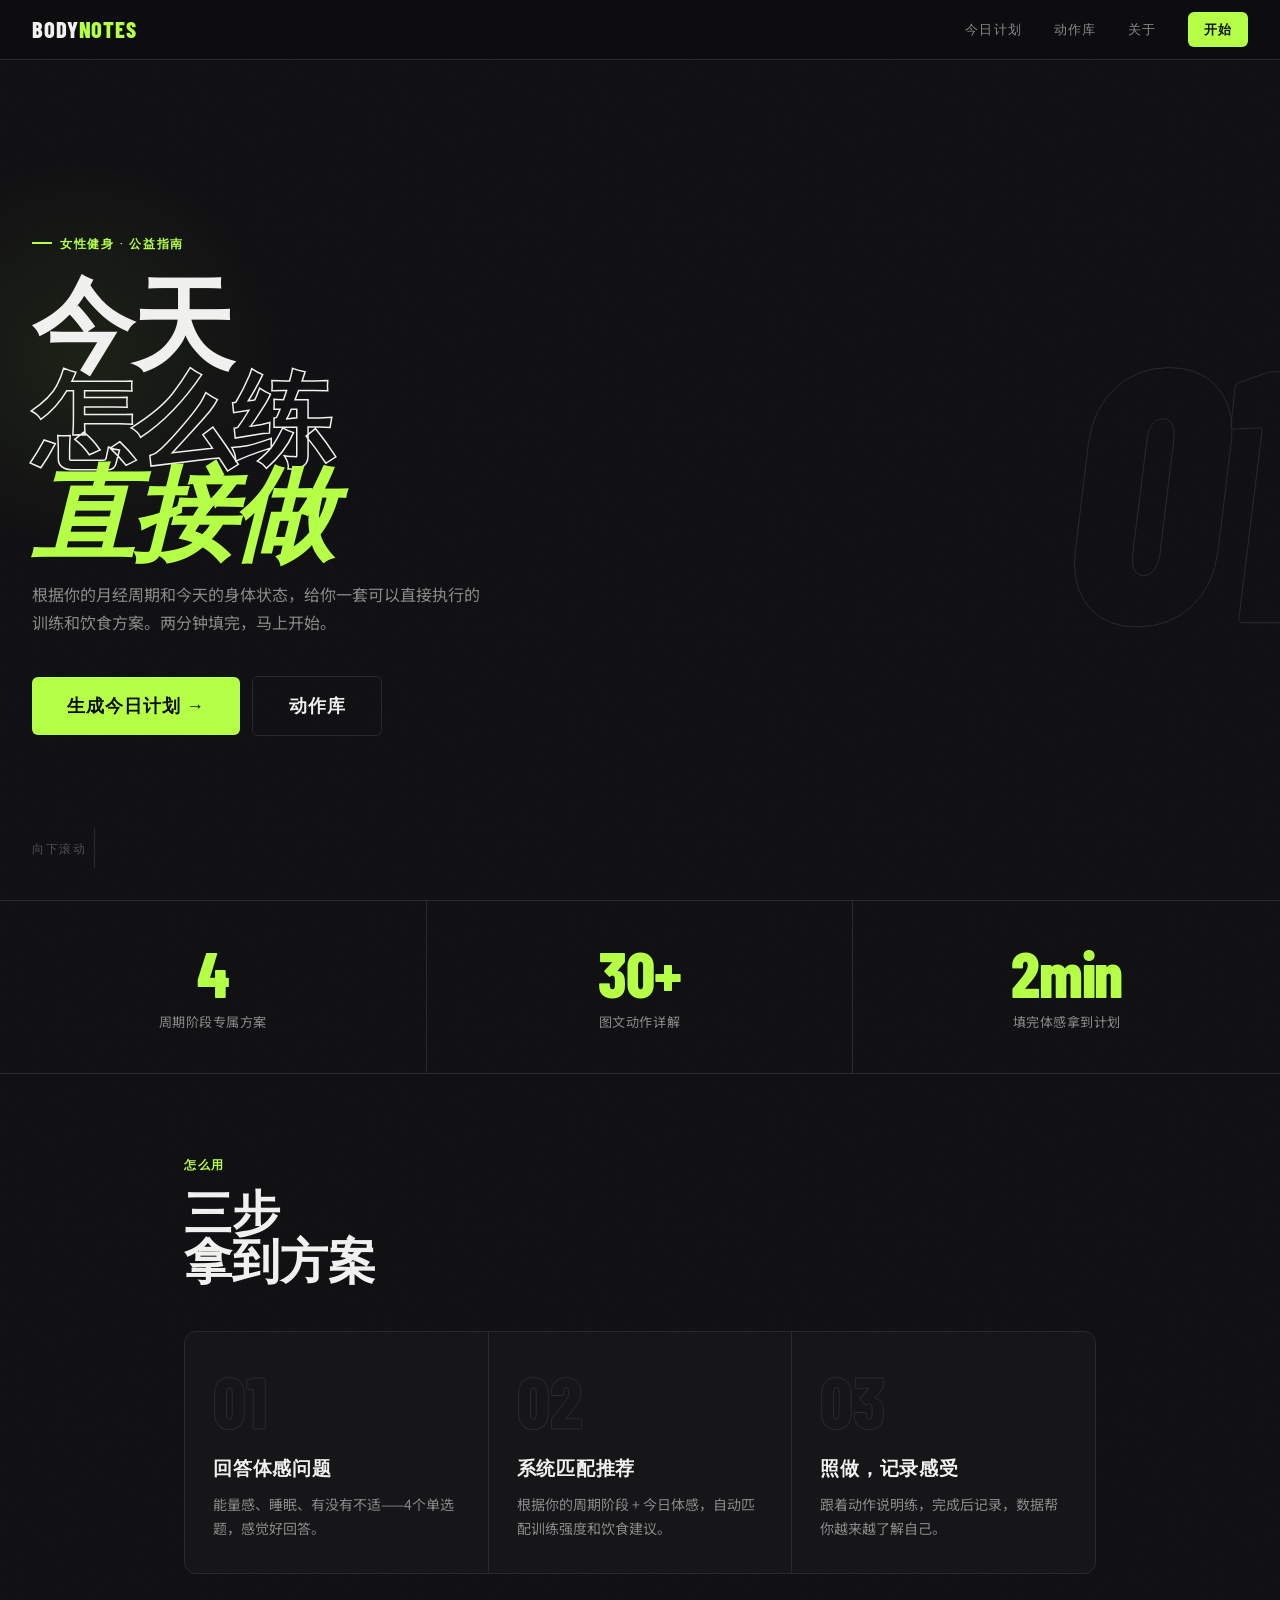
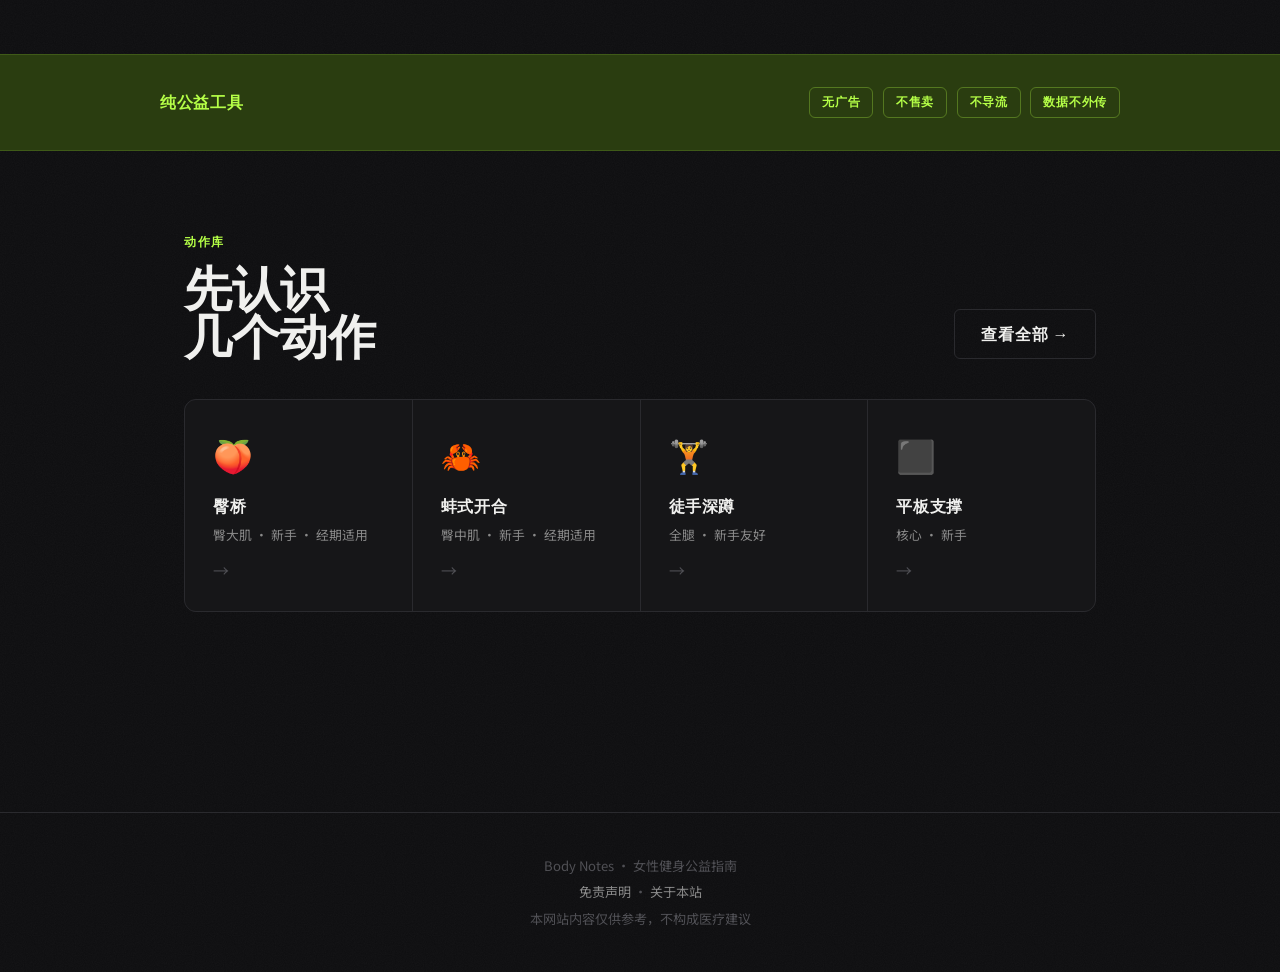
<file: index.html>
<!DOCTYPE html>
<html lang="zh-TW">
<head>
  <meta charset="UTF-8" />
  <meta name="viewport" content="width=device-width, initial-scale=1.0" />
  <title>Body Notes · 女性健身指南</title>
  <meta name="description" content="根据你的月经周期和今日体感，告诉你今天怎么练、怎么吃。纯公益，无广告。" />
  <link rel="stylesheet" href="css/style.css" />
  <style>
    /* ── 首页专属 ── */

    /* 英雄区 */
    .hero {
      position: relative;
      min-height: calc(100vh - 60px);
      display: flex;
      align-items: center;
      overflow: hidden;
      padding: 4rem 2rem;
    }

    /* 装饰：大号背景数字 */
    .hero__bg-num {
      position: absolute;
      right: -0.05em;
      top: 50%;
      transform: translateY(-50%);
      font-family: var(--font-display);
      font-size: clamp(14rem, 28vw, 26rem);
      font-weight: 800;
      font-style: italic;
      color: transparent;
      -webkit-text-stroke: 1px var(--bg-border);
      pointer-events: none;
      user-select: none;
      line-height: 0.9;
      letter-spacing: -0.04em;
    }

    /* 装饰：绿色光点 */
    .hero__glow {
      position: absolute;
      width: 420px; height: 420px;
      border-radius: 50%;
      background: radial-gradient(circle, rgba(181,255,71,0.07) 0%, transparent 65%);
      top: 10%; left: -10%;
      pointer-events: none;
    }

    .hero__content {
      position: relative;
      z-index: 1;
      max-width: 680px;
    }

    /* 小标签 */
    .hero__label {
      display: inline-flex;
      align-items: center;
      gap: 0.5rem;
      font-family: var(--font-display);
      font-size: 0.78rem;
      font-weight: 600;
      letter-spacing: 0.14em;
      text-transform: uppercase;
      color: var(--accent);
      margin-bottom: 1.25rem;
    }
    .hero__label::before {
      content: '';
      display: block;
      width: 20px; height: 2px;
      background: var(--accent);
    }

    /* 主标题 */
    .hero__title {
      font-family: var(--font-display);
      font-size: clamp(3.2rem, 8vw, 7rem);
      font-weight: 800;
      line-height: 0.92;
      letter-spacing: -0.02em;
      text-transform: uppercase;
      margin-bottom: 1.5rem;
    }
    .hero__title .line1 { color: var(--text-primary); display: block; }
    .hero__title .line2 {
      color: transparent;
      -webkit-text-stroke: 1.5px var(--text-primary);
      display: block;
    }
    .hero__title .line3 {
      color: var(--accent);
      display: block;
      font-style: italic;
    }

    .hero__sub {
      font-size: 1rem;
      color: var(--text-secondary);
      max-width: 460px;
      line-height: 1.75;
      margin-bottom: 2.5rem;
    }

    .hero__actions {
      display: flex;
      gap: 0.75rem;
      flex-wrap: wrap;
      align-items: center;
    }

    /* 滚动提示 */
    .hero__scroll {
      position: absolute;
      bottom: 2rem;
      left: 2rem;
      font-family: var(--font-display);
      font-size: 0.72rem;
      letter-spacing: 0.14em;
      text-transform: uppercase;
      color: var(--text-dim);
      display: flex;
      align-items: center;
      gap: 0.5rem;
    }
    .hero__scroll::after {
      content: '';
      display: block;
      width: 1px; height: 40px;
      background: var(--bg-border);
    }

    /* ── 数据亮点区（3个大数字） ── */
    .stats {
      border-top: 1px solid var(--bg-border);
      border-bottom: 1px solid var(--bg-border);
      display: grid;
      grid-template-columns: repeat(3, 1fr);
    }
    .stat-item {
      padding: 2.5rem 2rem;
      border-right: 1px solid var(--bg-border);
      text-align: center;
    }
    .stat-item:last-child { border-right: none; }
    .stat-num {
      font-family: var(--font-display);
      font-size: clamp(2.5rem, 5vw, 4rem);
      font-weight: 800;
      color: var(--accent);
      line-height: 1;
      margin-bottom: 0.4rem;
      letter-spacing: -0.02em;
    }
    .stat-label {
      font-size: 0.82rem;
      color: var(--text-secondary);
      letter-spacing: 0.04em;
    }

    /* ── 三步说明 ── */
    .how {
      padding: 5rem 2rem;
    }
    .how__header {
      margin-bottom: 3rem;
    }
    .section-eyebrow {
      font-family: var(--font-display);
      font-size: 0.78rem;
      font-weight: 600;
      letter-spacing: 0.14em;
      text-transform: uppercase;
      color: var(--accent);
      margin-bottom: 0.75rem;
    }
    .section-title {
      font-family: var(--font-display);
      font-size: clamp(2rem, 4vw, 3rem);
      font-weight: 800;
      text-transform: uppercase;
      line-height: 1;
      color: var(--text-primary);
    }

    .how__grid {
      display: grid;
      grid-template-columns: repeat(auto-fit, minmax(260px, 1fr));
      gap: 1px;
      background: var(--bg-border);
      border: 1px solid var(--bg-border);
      border-radius: var(--radius-lg);
      overflow: hidden;
    }
    .how-step {
      background: var(--bg-raised);
      padding: 2rem 1.75rem;
      position: relative;
    }
    .how-step__num {
      font-family: var(--font-display);
      font-size: 4.5rem;
      font-weight: 800;
      color: var(--bg-hover);
      line-height: 1;
      margin-bottom: 1rem;
      -webkit-text-stroke: 1px var(--bg-border);
      color: transparent;
    }
    .how-step h3 {
      font-family: var(--font-display);
      font-size: 1.2rem;
      font-weight: 700;
      text-transform: uppercase;
      letter-spacing: 0.04em;
      margin-bottom: 0.6rem;
      color: var(--text-primary);
    }
    .how-step p {
      font-size: 0.875rem;
      color: var(--text-secondary);
      line-height: 1.7;
    }

    /* ── 公益声明横幅 ── */
    .trust {
      background: var(--accent-dim);
      border-top: 1px solid rgba(181,255,71,0.15);
      border-bottom: 1px solid rgba(181,255,71,0.15);
      padding: 2rem;
    }
    .trust__inner {
      max-width: 960px;
      margin: 0 auto;
      display: flex;
      align-items: center;
      justify-content: space-between;
      gap: 1rem;
      flex-wrap: wrap;
    }
    .trust__text {
      font-family: var(--font-display);
      font-size: 1rem;
      font-weight: 600;
      color: var(--accent);
      letter-spacing: 0.04em;
      text-transform: uppercase;
    }
    .trust__pills {
      display: flex;
      gap: 0.6rem;
      flex-wrap: wrap;
    }
    .trust__pill {
      font-family: var(--font-display);
      font-size: 0.75rem;
      font-weight: 600;
      letter-spacing: 0.06em;
      text-transform: uppercase;
      color: var(--accent);
      border: 1px solid rgba(181,255,71,0.3);
      padding: 0.3rem 0.75rem;
      border-radius: var(--radius);
    }

    /* ── 动作库预览 ── */
    .preview {
      padding: 5rem 2rem;
    }
    .preview__grid {
      display: grid;
      grid-template-columns: repeat(auto-fill, minmax(200px, 1fr));
      gap: 1px;
      background: var(--bg-border);
      border: 1px solid var(--bg-border);
      border-radius: var(--radius-lg);
      overflow: hidden;
      margin: 2.5rem 0;
    }
    .ex-preview {
      background: var(--bg-raised);
      padding: 1.75rem;
      transition: background var(--speed);
      cursor: pointer;
      text-decoration: none;
      color: inherit;
      display: block;
    }
    .ex-preview:hover { background: var(--bg-hover); }
    .ex-preview:hover .ex-preview__arrow { color: var(--accent); transform: translateX(4px); }
    .ex-preview__icon { font-size: 2rem; margin-bottom: 0.75rem; }
    .ex-preview h4 {
      font-family: var(--font-display);
      font-size: 1rem;
      font-weight: 700;
      text-transform: uppercase;
      letter-spacing: 0.04em;
      margin-bottom: 0.25rem;
    }
    .ex-preview p { font-size: 0.8rem; color: var(--text-secondary); }
    .ex-preview__arrow {
      display: inline-block;
      margin-top: 0.75rem;
      font-size: 1rem;
      color: var(--text-dim);
      transition: all var(--speed);
    }

    @media (max-width: 640px) {
      .stats { grid-template-columns: 1fr; }
      .stat-item { border-right: none; border-bottom: 1px solid var(--bg-border); }
      .stat-item:last-child { border-bottom: none; }
      .trust__inner { flex-direction: column; align-items: flex-start; }
    }
  </style>
</head>
<body>
  <div id="nav"></div>

  <!-- ══════════ 英雄区 ══════════ -->
  <section class="hero">
    <div class="hero__glow"></div>
    <div class="hero__bg-num" aria-hidden="true">01</div>

    <div class="hero__content">
      <p class="hero__label fade-up">女性健身 · 公益指南</p>

      <h1 class="hero__title">
        <span class="line1 fade-up delay-1">今天</span>
        <span class="line2 fade-up delay-2">怎么练</span>
        <span class="line3 fade-up delay-3">直接做</span>
      </h1>

      <p class="hero__sub fade-up delay-3">
        根据你的月经周期和今天的身体状态，给你一套可以直接执行的训练和饮食方案。两分钟填完，马上开始。
      </p>

      <div class="hero__actions fade-up delay-4">
        <a href="pages/today.html" class="btn btn--primary btn--lg">生成今日计划 →</a>
        <a href="pages/library.html" class="btn btn--outline btn--lg">动作库</a>
      </div>
    </div>

    <p class="hero__scroll" aria-hidden="true">向下滚动</p>
  </section>

  <!-- ══════════ 数据亮点 ══════════ -->
  <div class="stats">
    <div class="stat-item">
      <div class="stat-num">4</div>
      <div class="stat-label">周期阶段专属方案</div>
    </div>
    <div class="stat-item">
      <div class="stat-num">30+</div>
      <div class="stat-label">图文动作详解</div>
    </div>
    <div class="stat-item">
      <div class="stat-num">2min</div>
      <div class="stat-label">填完体感拿到计划</div>
    </div>
  </div>

  <!-- ══════════ 三步说明 ══════════ -->
  <section class="how">
    <div class="container">
      <div class="how__header">
        <p class="section-eyebrow">怎么用</p>
        <h2 class="section-title">三步<br>拿到方案</h2>
      </div>
      <div class="how__grid">
        <div class="how-step">
          <div class="how-step__num">01</div>
          <h3>回答体感问题</h3>
          <p>能量感、睡眠、有没有不适——4个单选题，感觉好回答。</p>
        </div>
        <div class="how-step">
          <div class="how-step__num">02</div>
          <h3>系统匹配推荐</h3>
          <p>根据你的周期阶段 + 今日体感，自动匹配训练强度和饮食建议。</p>
        </div>
        <div class="how-step">
          <div class="how-step__num">03</div>
          <h3>照做，记录感受</h3>
          <p>跟着动作说明练，完成后记录，数据帮你越来越了解自己。</p>
        </div>
      </div>
    </div>
  </section>

  <!-- ══════════ 公益声明 ══════════ -->
  <div class="trust">
    <div class="trust__inner">
      <p class="trust__text">纯公益工具</p>
      <div class="trust__pills">
        <span class="trust__pill">无广告</span>
        <span class="trust__pill">不售卖</span>
        <span class="trust__pill">不导流</span>
        <span class="trust__pill">数据不外传</span>
      </div>
    </div>
  </div>

  <!-- ══════════ 动作库预览 ══════════ -->
  <section class="preview">
    <div class="container">
      <div style="display:flex;justify-content:space-between;align-items:flex-end;flex-wrap:wrap;gap:1rem;margin-bottom:0">
        <div>
          <p class="section-eyebrow">动作库</p>
          <h2 class="section-title">先认识<br>几个动作</h2>
        </div>
        <a href="pages/library.html" class="btn btn--outline">查看全部 →</a>
      </div>

      <div class="preview__grid">
        <a href="pages/library.html#glute-bridge" class="ex-preview">
          <div class="ex-preview__icon">🍑</div>
          <h4>臀桥</h4>
          <p>臀大肌 · 新手 · 经期适用</p>
          <span class="ex-preview__arrow">→</span>
        </a>
        <a href="pages/library.html#side-clam" class="ex-preview">
          <div class="ex-preview__icon">🦀</div>
          <h4>蚌式开合</h4>
          <p>臀中肌 · 新手 · 经期适用</p>
          <span class="ex-preview__arrow">→</span>
        </a>
        <a href="pages/library.html#squat" class="ex-preview">
          <div class="ex-preview__icon">🏋️</div>
          <h4>徒手深蹲</h4>
          <p>全腿 · 新手友好</p>
          <span class="ex-preview__arrow">→</span>
        </a>
        <a href="pages/library.html#plank" class="ex-preview">
          <div class="ex-preview__icon">⬛</div>
          <h4>平板支撑</h4>
          <p>核心 · 新手</p>
          <span class="ex-preview__arrow">→</span>
        </a>
      </div>
    </div>
  </section>

  <!-- ══════════ 页脚 ══════════ -->
  <footer class="footer">
    <p>
      Body Notes · 女性健身公益指南<br>
      <a href="pages/disclaimer.html">免责声明</a> ·
      <a href="pages/about.html">关于本站</a><br>
      本网站内容仅供参考，不构成医疗建议
    </p>
  </footer>

  <script src="js/app.js"></script>
  <script>
    document.addEventListener('DOMContentLoaded', () => {
      const user = getCurrentUser();
      if (user) {
        const cta = document.querySelector('.hero__actions .btn--primary');
        if (cta) { cta.textContent = '今天练什么？→'; }
      }
    });
  </script>
</body>
</html>
</file>
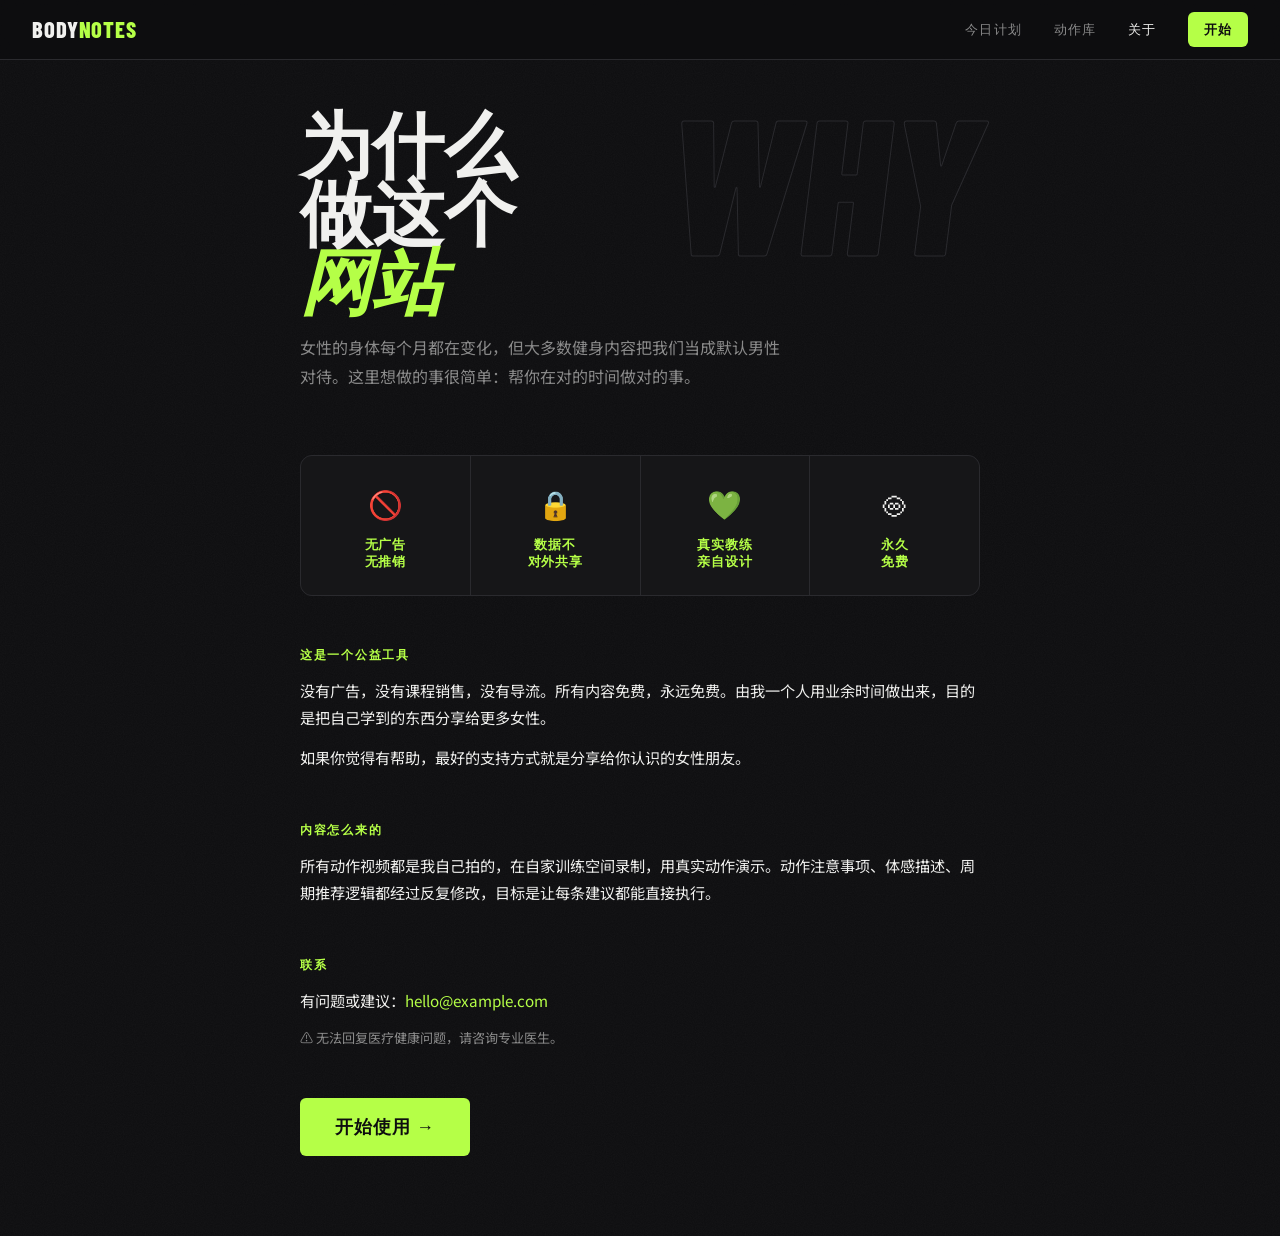
<file: pages/about.html>
<!DOCTYPE html>
<html lang="zh-TW">
<head>
  <meta charset="UTF-8" />
  <meta name="viewport" content="width=device-width, initial-scale=1.0" />
  <title>关于 · Body Notes</title>
  <link rel="stylesheet" href="../css/style.css" />
  <style>
    .about-page { padding: 3rem 1.5rem 5rem; }
    .about-inner { max-width: 680px; margin: 0 auto; }
    .about-hero {
      margin-bottom: 4rem;
      position: relative;
    }
    .about-hero__bg {
      position: absolute;
      top: -0.05em; right: 0;
      font-family: var(--font-display);
      font-size: 12rem;
      font-weight: 800;
      font-style: italic;
      color: transparent;
      -webkit-text-stroke: 1px var(--bg-border);
      line-height: 0.85;
      user-select: none;
      pointer-events: none;
    }
    .about-hero__content { position: relative; z-index: 1; }
    .about-hero h1 {
      font-family: var(--font-display);
      font-size: clamp(2.5rem, 6vw, 4.5rem);
      font-weight: 800;
      text-transform: uppercase;
      line-height: 0.95;
      margin-bottom: 1.25rem;
    }
    .about-hero h1 .acc { color: var(--accent); font-style: italic; }
    .about-hero p {
      font-size: 1rem;
      color: var(--text-secondary);
      line-height: 1.8;
      max-width: 480px;
    }

    .about-section { margin-bottom: 3rem; }
    .about-section h2 {
      font-family: var(--font-display);
      font-size: 0.78rem;
      font-weight: 700;
      letter-spacing: 0.14em;
      text-transform: uppercase;
      color: var(--accent);
      margin-bottom: 0.75rem;
    }
    .about-section p {
      font-size: 0.95rem;
      line-height: 1.8;
      color: var(--text-primary);
      margin-bottom: 0.75rem;
    }

    .promise-grid {
      display: grid;
      grid-template-columns: repeat(auto-fit, minmax(140px, 1fr));
      gap: 1px;
      background: var(--bg-border);
      border: 1px solid var(--bg-border);
      border-radius: var(--radius-lg);
      overflow: hidden;
      margin-bottom: 3rem;
    }
    .promise-item {
      background: var(--bg-raised);
      padding: 1.5rem 1.25rem;
      text-align: center;
    }
    .promise-item .ico { font-size: 1.75rem; margin-bottom: 0.6rem; }
    .promise-item p {
      font-family: var(--font-display);
      font-size: 0.8rem;
      font-weight: 700;
      text-transform: uppercase;
      letter-spacing: 0.06em;
      color: var(--accent);
      line-height: 1.4;
    }
  </style>
</head>
<body>
  <div id="nav"></div>
  <main class="about-page">
    <div class="about-inner">

      <div class="about-hero fade-up">
        <div class="about-hero__bg" aria-hidden="true">WHY</div>
        <div class="about-hero__content">
          <h1>为什么<br>做这个<br><span class="acc">网站</span></h1>
          <p>女性的身体每个月都在变化，但大多数健身内容把我们当成默认男性对待。这里想做的事很简单：帮你在对的时间做对的事。</p>
        </div>
      </div>

      <div class="promise-grid">
        <div class="promise-item"><div class="ico">🚫</div><p>无广告<br>无推销</p></div>
        <div class="promise-item"><div class="ico">🔒</div><p>数据不<br>对外共享</p></div>
        <div class="promise-item"><div class="ico">💚</div><p>真实教练<br>亲自设计</p></div>
        <div class="promise-item"><div class="ico">♾</div><p>永久<br>免费</p></div>
      </div>

      <div class="about-section">
        <h2>这是一个公益工具</h2>
        <p>没有广告，没有课程销售，没有导流。所有内容免费，永远免费。由我一个人用业余时间做出来，目的是把自己学到的东西分享给更多女性。</p>
        <p>如果你觉得有帮助，最好的支持方式就是分享给你认识的女性朋友。</p>
      </div>

      <div class="about-section">
        <h2>内容怎么来的</h2>
        <p>所有动作视频都是我自己拍的，在自家训练空间录制，用真实动作演示。动作注意事项、体感描述、周期推荐逻辑都经过反复修改，目标是让每条建议都能直接执行。</p>
      </div>

      <div class="about-section">
        <h2>联系</h2>
        <p>有问题或建议：<a href="mailto:hello@example.com" style="color:var(--accent)">hello@example.com</a></p>
        <p style="font-size:0.82rem;color:var(--text-secondary)">⚠️ 无法回复医疗健康问题，请咨询专业医生。</p>
      </div>

      <a href="../index.html" class="btn btn--primary btn--lg">开始使用 →</a>
    </div>
  </main>
  <script src="../js/app.js"></script>
</body>
</html>
</file>
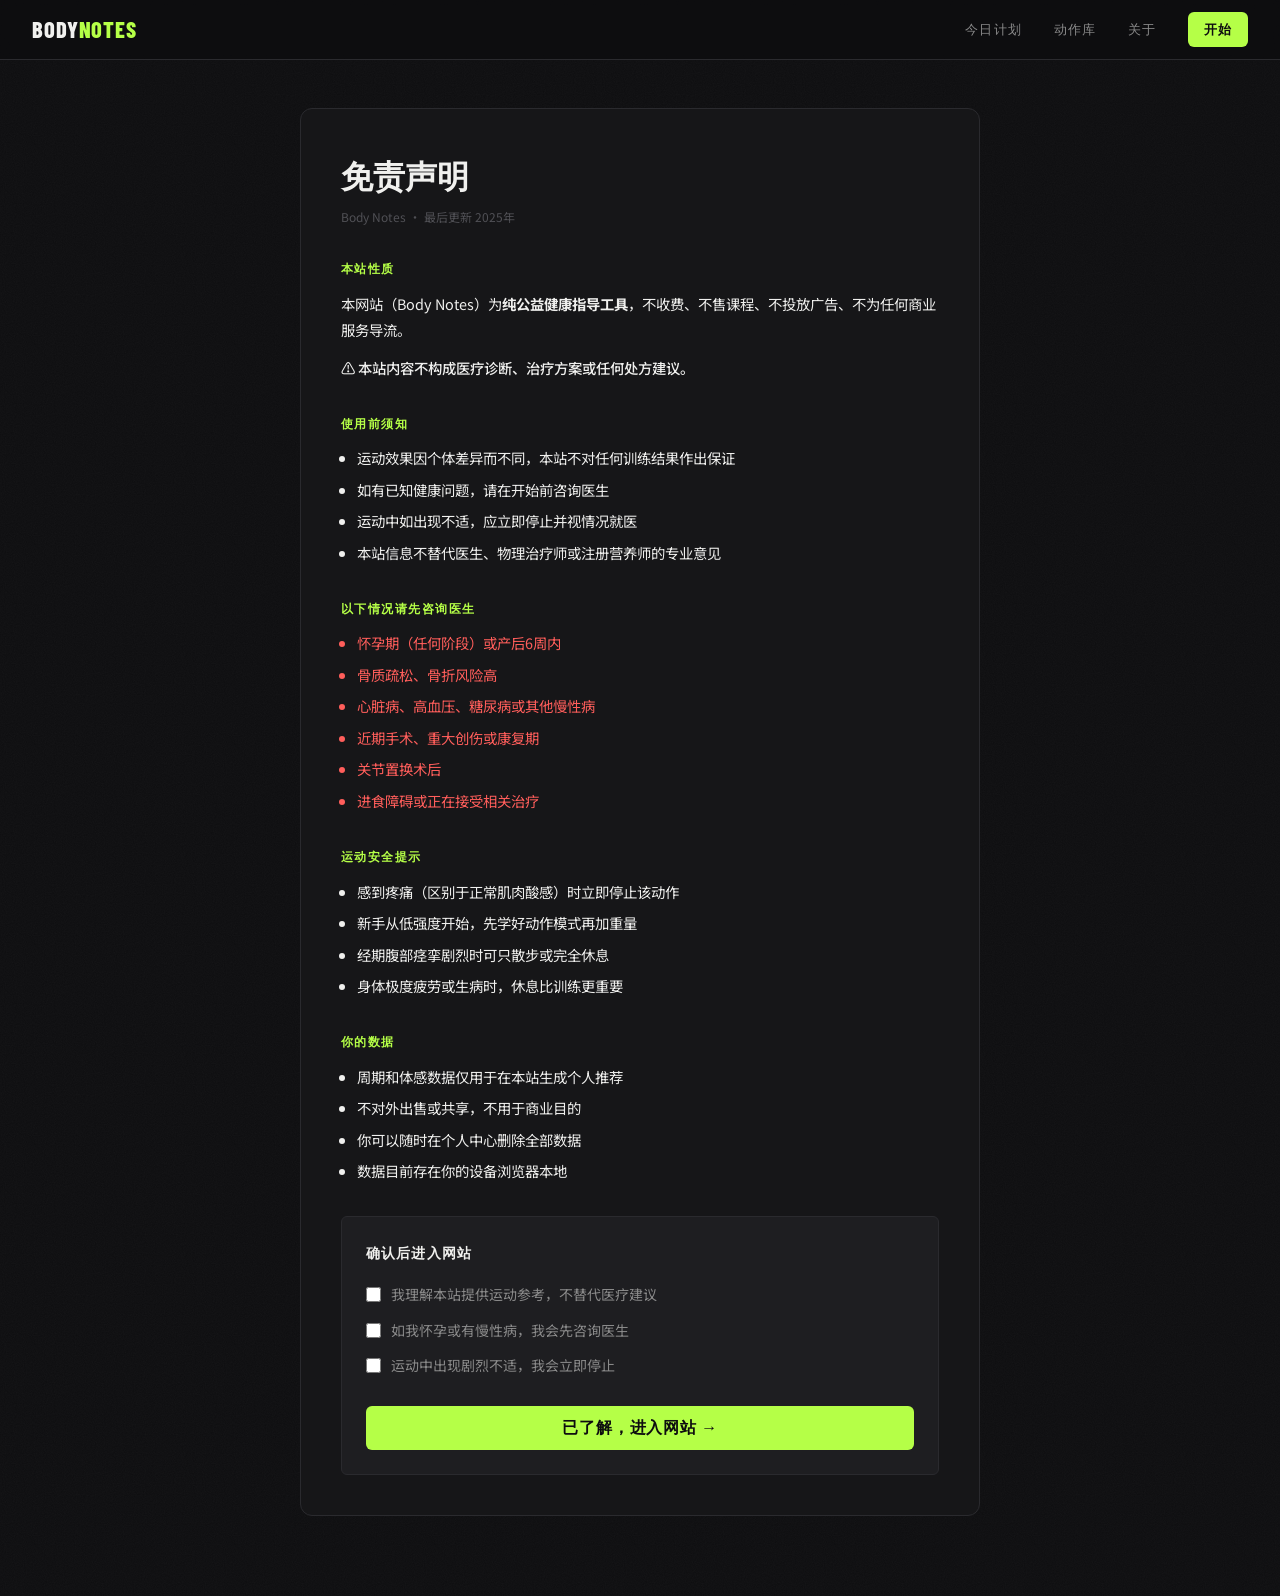
<file: pages/disclaimer.html>
<!DOCTYPE html>
<html lang="zh-TW">
<head>
  <meta charset="UTF-8" />
  <meta name="viewport" content="width=device-width, initial-scale=1.0" />
  <title>免责声明 · Body Notes</title>
  <link rel="stylesheet" href="../css/style.css" />
  <style>
    .disc-page { padding: 3rem 1.5rem 5rem; }
    .disc-card {
      max-width: 680px; margin: 0 auto;
      background: var(--bg-raised);
      border: 1px solid var(--bg-border);
      border-radius: var(--radius-lg);
      padding: 2.5rem;
    }
    .disc-card h1 {
      font-family: var(--font-display);
      font-size: 2rem;
      font-weight: 800;
      text-transform: uppercase;
      margin-bottom: 0.3rem;
    }
    .disc-card .updated { font-size: 0.75rem; color: var(--text-dim); margin-bottom: 2rem; }
    .disc-section { margin-bottom: 2rem; }
    .disc-section h2 {
      font-family: var(--font-display);
      font-size: 0.78rem;
      font-weight: 700;
      letter-spacing: 0.12em;
      text-transform: uppercase;
      color: var(--accent);
      margin-bottom: 0.75rem;
    }
    .disc-section p, .disc-section li {
      font-size: 0.9rem;
      line-height: 1.8;
      color: var(--text-primary);
    }
    .disc-section ul { margin-left: 1rem; }
    .disc-section li { list-style: disc; margin-bottom: 0.35rem; }
    .disc-section .red-list li { color: var(--alert); }
    .disc-note {
      font-size: 0.88rem;
      color: var(--alert);
      font-weight: 500;
      margin-top: 0.75rem;
    }

    /* 确认区 */
    .confirm-box {
      background: var(--bg-hover);
      border: 1px solid var(--bg-border);
      border-radius: var(--radius);
      padding: 1.5rem;
      margin-top: 2rem;
    }
    .confirm-box h2 {
      font-family: var(--font-display);
      font-size: 0.88rem;
      font-weight: 700;
      letter-spacing: 0.08em;
      text-transform: uppercase;
      margin-bottom: 1.25rem;
      color: var(--text-primary);
    }
    .ck-row {
      display: flex;
      gap: 0.65rem;
      align-items: flex-start;
      margin-bottom: 0.85rem;
    }
    .ck-row input[type="checkbox"] {
      accent-color: var(--accent);
      margin-top: 3px;
      flex-shrink: 0;
      width: 15px; height: 15px;
    }
    .ck-row label { font-size: 0.875rem; color: var(--text-secondary); line-height: 1.55; }
    .ck-row a { color: var(--accent); }
  </style>
</head>
<body>
  <div id="nav"></div>
  <main class="disc-page">
    <div class="disc-card">
      <h1>免责声明</h1>
      <p class="updated">Body Notes · 最后更新 2025年</p>

      <div class="disc-section">
        <h2>本站性质</h2>
        <p>本网站（Body Notes）为<strong>纯公益健康指导工具</strong>，不收费、不售课程、不投放广告、不为任何商业服务导流。</p>
        <p class="disc-note">⚠️ 本站内容不构成医疗诊断、治疗方案或任何处方建议。</p>
      </div>

      <div class="disc-section">
        <h2>使用前须知</h2>
        <ul>
          <li>运动效果因个体差异而不同，本站不对任何训练结果作出保证</li>
          <li>如有已知健康问题，请在开始前咨询医生</li>
          <li>运动中如出现不适，应立即停止并视情况就医</li>
          <li>本站信息不替代医生、物理治疗师或注册营养师的专业意见</li>
        </ul>
      </div>

      <div class="disc-section">
        <h2>以下情况请先咨询医生</h2>
        <ul class="red-list">
          <li>怀孕期（任何阶段）或产后6周内</li>
          <li>骨质疏松、骨折风险高</li>
          <li>心脏病、高血压、糖尿病或其他慢性病</li>
          <li>近期手术、重大创伤或康复期</li>
          <li>关节置换术后</li>
          <li>进食障碍或正在接受相关治疗</li>
        </ul>
      </div>

      <div class="disc-section">
        <h2>运动安全提示</h2>
        <ul>
          <li>感到疼痛（区别于正常肌肉酸感）时立即停止该动作</li>
          <li>新手从低强度开始，先学好动作模式再加重量</li>
          <li>经期腹部痉挛剧烈时可只散步或完全休息</li>
          <li>身体极度疲劳或生病时，休息比训练更重要</li>
        </ul>
      </div>

      <div class="disc-section">
        <h2>你的数据</h2>
        <ul>
          <li>周期和体感数据仅用于在本站生成个人推荐</li>
          <li>不对外出售或共享，不用于商业目的</li>
          <li>你可以随时在个人中心删除全部数据</li>
          <li>数据目前存在你的设备浏览器本地</li>
        </ul>
      </div>

      <div class="confirm-box">
        <h2>确认后进入网站</h2>
        <div class="ck-row"><input type="checkbox" id="c1"><label for="c1">我理解本站提供运动参考，不替代医疗建议</label></div>
        <div class="ck-row"><input type="checkbox" id="c2"><label for="c2">如我怀孕或有慢性病，我会先咨询医生</label></div>
        <div class="ck-row"><input type="checkbox" id="c3"><label for="c3">运动中出现剧烈不适，我会立即停止</label></div>
        <button class="btn btn--primary btn--block" style="margin-top:1rem" onclick="confirm_()">已了解，进入网站 →</button>
      </div>
    </div>
  </main>

  <script src="../js/app.js"></script>
  <script>
    function confirm_() {
      if (!document.getElementById('c1').checked ||
          !document.getElementById('c2').checked ||
          !document.getElementById('c3').checked) {
        alert('请勾选全部三项后继续'); return;
      }
      localStorage.setItem('bn_disclaimer','1');
      const p = new URLSearchParams(location.search);
      location.href = p.get('next') || '../index.html';
    }
  </script>
</body>
</html>
</file>
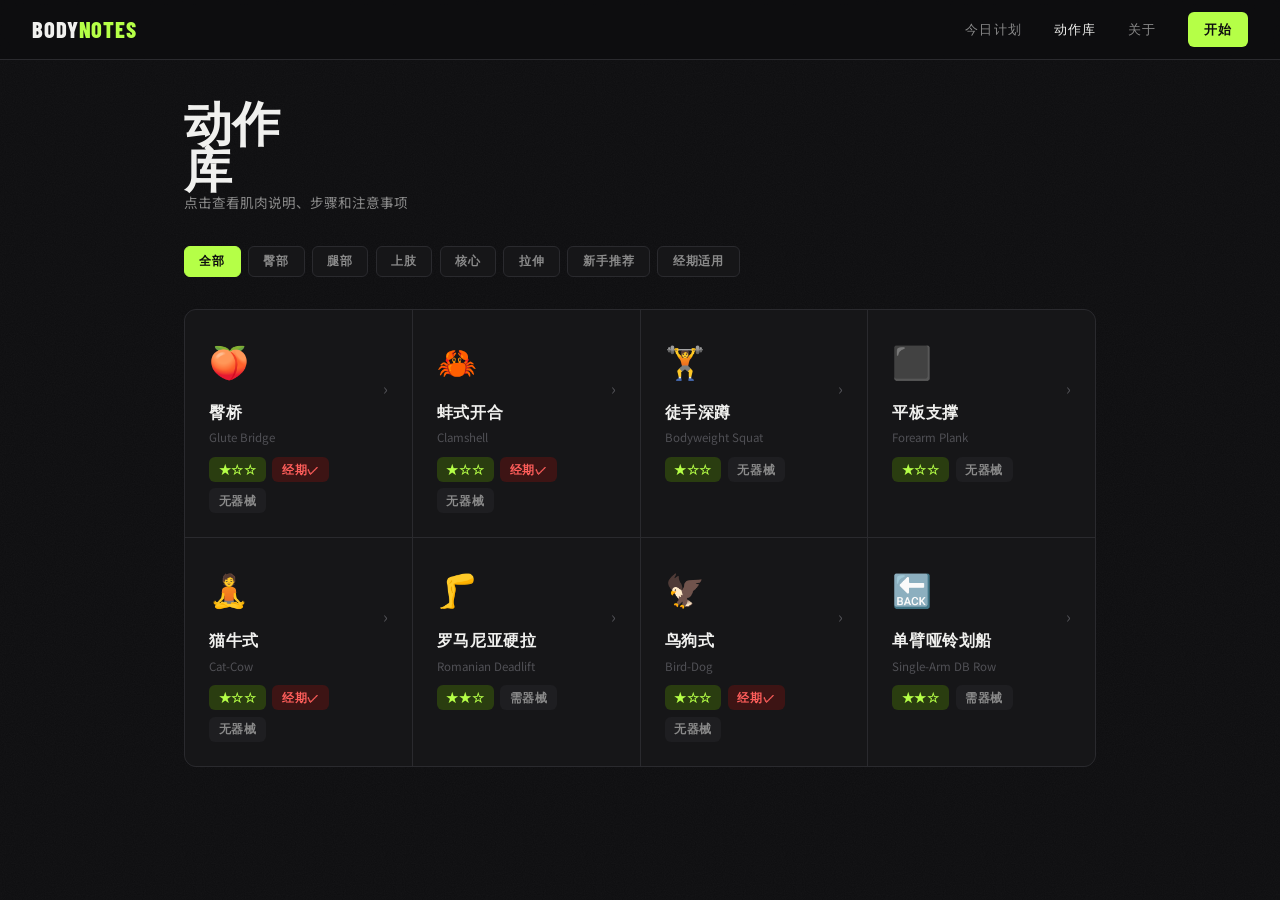
<file: pages/library.html>
<!DOCTYPE html>
<html lang="zh-TW">
<head>
  <meta charset="UTF-8" />
  <meta name="viewport" content="width=device-width, initial-scale=1.0" />
  <title>动作库 · Body Notes</title>
  <link rel="stylesheet" href="../css/style.css" />
  <style>
    .lib-page { padding: 2.5rem 1.5rem 5rem; }

    /* 页头 */
    .lib-header {
      display: flex;
      justify-content: space-between;
      align-items: flex-end;
      flex-wrap: wrap;
      gap: 1rem;
      margin-bottom: 2rem;
    }
    .lib-header h1 {
      font-family: var(--font-display);
      font-size: clamp(2rem, 5vw, 3rem);
      font-weight: 800;
      text-transform: uppercase;
      line-height: 0.95;
    }
    .lib-header p { font-size: 0.85rem; color: var(--text-secondary); }

    /* 筛选栏 */
    .filter-bar {
      display: flex;
      gap: 0.45rem;
      flex-wrap: wrap;
      margin-bottom: 2rem;
    }
    .fb {
      padding: 0.38rem 0.9rem;
      border-radius: var(--radius);
      border: 1px solid var(--bg-border);
      background: var(--bg-raised);
      cursor: pointer;
      font-family: var(--font-display);
      font-size: 0.75rem;
      font-weight: 600;
      letter-spacing: 0.08em;
      text-transform: uppercase;
      color: var(--text-secondary);
      transition: all var(--speed);
    }
    .fb:hover  { border-color: var(--accent); color: var(--accent); }
    .fb.active { background: var(--accent); color: #0d0d0f; border-color: var(--accent); }

    /* 动作网格 */
    .lib-grid {
      display: grid;
      grid-template-columns: repeat(auto-fill, minmax(200px, 1fr));
      gap: 1px;
      background: var(--bg-border);
      border: 1px solid var(--bg-border);
      border-radius: var(--radius-lg);
      overflow: hidden;
    }
    .ex-card {
      background: var(--bg-raised);
      padding: 1.5rem;
      cursor: pointer;
      transition: background var(--speed);
    }
    .ex-card:hover { background: var(--bg-hover); }
    .ex-card:hover .ex-card__arr { color: var(--accent); }
    .ex-card__icon { font-size: 2rem; margin-bottom: 0.75rem; }
    .ex-card__name {
      font-family: var(--font-display);
      font-size: 1rem;
      font-weight: 800;
      text-transform: uppercase;
      letter-spacing: 0.04em;
      margin-bottom: 0.2rem;
    }
    .ex-card__name-en { font-size: 0.72rem; color: var(--text-dim); margin-bottom: 0.6rem; }
    .ex-card__meta { display: flex; gap: 0.4rem; flex-wrap: wrap; }
    .ex-card__arr {
      float: right;
      color: var(--text-dim);
      font-size: 1rem;
      margin-top: -1.5rem;
      transition: color var(--speed);
    }

    /* 空状态 */
    .lib-empty {
      grid-column: 1 / -1;
      padding: 3rem;
      text-align: center;
      color: var(--text-dim);
      font-size: 0.875rem;
    }

    /* ── 详情 Modal ── */
    .modal-bg {
      position: fixed;
      inset: 0;
      background: rgba(0,0,0,0.75);
      z-index: 300;
      display: none;
      align-items: flex-end;
      justify-content: center;
      backdrop-filter: blur(4px);
    }
    .modal-bg.open { display: flex; animation: fadeIn 0.2s ease; }

    .modal {
      background: var(--bg-raised);
      border: 1px solid var(--bg-border);
      border-radius: var(--radius-lg) var(--radius-lg) 0 0;
      width: 100%;
      max-width: 680px;
      max-height: 90vh;
      overflow-y: auto;
      padding: 2rem 2rem 3rem;
      animation: fadeUp 0.3s var(--ease);
    }
    .modal-close {
      float: right;
      background: var(--bg-hover);
      border: 1px solid var(--bg-border);
      border-radius: var(--radius);
      width: 32px; height: 32px;
      cursor: pointer;
      color: var(--text-secondary);
      font-size: 0.9rem;
      display: flex; align-items: center; justify-content: center;
      transition: all var(--speed);
    }
    .modal-close:hover { border-color: var(--alert); color: var(--alert); }
    .modal-title {
      font-family: var(--font-display);
      font-size: 2rem;
      font-weight: 800;
      text-transform: uppercase;
      letter-spacing: 0.04em;
      margin-bottom: 0.2rem;
      clear: both;
    }
    .modal-name-en { font-size: 0.82rem; color: var(--text-dim); margin-bottom: 0.75rem; }

    /* 视频占位 */
    .video-ph {
      background: var(--bg-hover);
      border: 1px dashed var(--bg-border);
      border-radius: var(--radius);
      height: 180px;
      display: flex;
      flex-direction: column;
      align-items: center;
      justify-content: center;
      gap: 0.5rem;
      margin: 1.25rem 0;
      color: var(--text-dim);
    }
    .video-ph__icon { font-size: 2rem; }
    .video-ph p { font-size: 0.8rem; }

    /* 肌肉区块 */
    .muscle-box {
      background: var(--bg-hover);
      border: 1px solid var(--bg-border);
      border-radius: var(--radius);
      padding: 1rem 1.25rem;
      margin: 1rem 0;
      display: flex;
      gap: 1rem;
      align-items: center;
    }
    .muscle-box__fig { font-size: 3rem; line-height: 1; }
    .muscle-primary   { font-size: 0.9rem; color: var(--accent); font-weight: 600; margin-bottom: 0.25rem; }
    .muscle-secondary { font-size: 0.82rem; color: var(--text-secondary); }

    /* 步骤列表 */
    .steps-ol { counter-reset: st; margin: 0.75rem 0; }
    .steps-ol li {
      counter-increment: st;
      display: flex;
      gap: 0.75rem;
      margin-bottom: 0.7rem;
      align-items: flex-start;
      font-size: 0.9rem;
      line-height: 1.65;
      color: var(--text-primary);
    }
    .steps-ol li::before {
      content: counter(st);
      background: var(--accent);
      color: #0d0d0f;
      border-radius: 3px;
      width: 20px; height: 20px;
      display: flex; align-items: center; justify-content: center;
      font-size: 0.72rem;
      font-weight: 800;
      font-family: var(--font-display);
      flex-shrink: 0;
      margin-top: 2px;
    }

    /* 感受 / 禁忌 */
    .feel-item {
      display: flex;
      gap: 0.5rem;
      font-size: 0.875rem;
      padding: 0.25rem 0;
      line-height: 1.5;
    }

    /* Section 小标题 */
    .msec-title {
      font-family: var(--font-display);
      font-size: 0.72rem;
      font-weight: 700;
      letter-spacing: 0.12em;
      text-transform: uppercase;
      color: var(--text-dim);
      margin: 1.5rem 0 0.6rem;
    }
  </style>
</head>
<body>
  <div id="nav"></div>

  <main class="lib-page">
    <div class="container">
      <div class="lib-header">
        <div>
          <h1>动作<br>库</h1>
          <p>点击查看肌肉说明、步骤和注意事项</p>
        </div>
      </div>

      <!-- 筛选 -->
      <div class="filter-bar">
        <button class="fb active" onclick="filter('all',this)">全部</button>
        <button class="fb" onclick="filter('glute',this)">臀部</button>
        <button class="fb" onclick="filter('lower',this)">腿部</button>
        <button class="fb" onclick="filter('upper',this)">上肢</button>
        <button class="fb" onclick="filter('core',this)">核心</button>
        <button class="fb" onclick="filter('stretch',this)">拉伸</button>
        <button class="fb" onclick="filter('novice',this)">新手推荐</button>
        <button class="fb" onclick="filter('period',this)">经期适用</button>
      </div>

      <div class="lib-grid" id="libGrid"></div>
    </div>
  </main>

  <!-- Modal -->
  <div class="modal-bg" id="modalBg" onclick="closeModal(event)">
    <div class="modal" id="modalBox">
      <button class="modal-close" onclick="closeModal()">✕</button>
      <div id="modalContent"></div>
    </div>
  </div>

  <script src="../js/app.js"></script>
  <script>
    /* ── 动作数据库 ── */
    const EX = [
      {
        id:'glute-bridge', icon:'🍑', name:'臀桥', en:'Glute Bridge',
        cats:['glute','novice','period'], diff:1, equip:'none',
        primary:'臀大肌', secondary:'腘绳肌、核心稳定肌',
        sets:'3组 × 15次', video:'GLUTE-001-臀桥-L1.mp4',
        steps:['仰卧，膝盖弯曲约90°，脚掌踩实地面','深吸气，呼气时夹臀，将臀部推离地面','最高点停1秒，感受臀部收紧','慢慢放下，腰部最后落地'],
        feel:['✅ 臀部有明显收紧感','✅ 大腿后侧轻微参与感','❌ 腰痛说明代偿了，放低幅度'],
        cautions:['腰椎间盘突出急性期先咨询医生','月经期腹部强烈痉挛时可缩小幅度或跳过'],
        progress:['进阶：单腿臀桥','进阶：加弹力带','简化：缩小幅度'],
        periodOk:true,
      },
      {
        id:'side-clam', icon:'🦀', name:'蚌式开合', en:'Clamshell',
        cats:['glute','novice','period'], diff:1, equip:'none',
        primary:'臀中肌', secondary:'臀大肌',
        sets:'每侧3组 × 12次', video:'GLUTE-002-蚌式开合-L1.mp4',
        steps:['侧卧，膝盖弯曲45°，双脚并拢','保持脚跟并拢，呼气时将上方膝盖向上打开','打开至最大，停1秒，不让骨盆翻转','慢慢合上，不完全放松再做下一次'],
        feel:['✅ 臀部外侧有酸胀感','❌ 腰椎不应该旋转或骨盆翻转'],
        cautions:['如果臀部没感觉、腰在动——放慢速度'],
        progress:['进阶：加弹力带（套膝盖上方）'],
        periodOk:true,
      },
      {
        id:'squat', icon:'🏋️', name:'徒手深蹲', en:'Bodyweight Squat',
        cats:['lower','novice'], diff:1, equip:'none',
        primary:'股四头肌、臀大肌', secondary:'腘绳肌、核心',
        sets:'3组 × 12次', video:'LOWER-001-深蹲-L1.mp4',
        steps:['双脚与肩同宽，脚尖微微外展15–30°','吸气，核心收紧，屈髋屈膝向下坐','大腿与地面平行（或能控制的深度），膝盖跟脚尖一致','呼气，用脚跟发力站起来'],
        feel:['✅ 大腿前侧和臀部都有发力感','❌ 膝盖不要内扣','❌ 腰不要过度前倾'],
        cautions:['膝盖有伤先咨询医生','经期腹部不适时不建议大重量'],
        progress:['进阶：哑铃深蹲','简化：靠墙深蹲'],
        periodOk:false,
      },
      {
        id:'plank', icon:'⬛', name:'平板支撑', en:'Forearm Plank',
        cats:['core','novice'], diff:1, equip:'none',
        primary:'腹横肌（核心）', secondary:'肩部稳定肌、臀部',
        sets:'3组 × 20–30秒', video:'CORE-001-平板支撑-L1.mp4',
        steps:['俯卧，双前臂撑地，肘在肩正下方','脚趾支撑下半身，撑成一条直线','收紧腹部（像被人打肚子），夹紧臀部','正常呼吸，保持设定时间，不要憋气'],
        feel:['✅ 腹部持续紧绷','✅ 肩膀有稳定感','❌ 不应该腰塌下去或翘臀'],
        cautions:['经期严重腹胀时可跳过'],
        progress:['进阶：单腿平板','简化：跪姿平板'],
        periodOk:false,
      },
      {
        id:'cat-cow', icon:'🧘', name:'猫牛式', en:'Cat-Cow',
        cats:['stretch','novice','period'], diff:1, equip:'none',
        primary:'脊椎活动度', secondary:'腹部、背部',
        sets:'2组 × 10次（配合呼吸）', video:'STRETCH-001-猫牛式-L1.mp4',
        steps:['四肢撑地，手在肩下，膝在髋下，脊椎中立','吸气：肚子向下沉，抬头抬臀（牛式）','呼气：腹部收紧，脊椎向上拱（猫式）','配合呼吸，缓慢流畅交替'],
        feel:['✅ 脊椎每节都有活动感'],
        cautions:['腰椎间盘突出急性期幅度要小'],
        progress:[],
        periodOk:true,
      },
      {
        id:'rdl', icon:'🦵', name:'罗马尼亚硬拉', en:'Romanian Deadlift',
        cats:['lower','glute'], diff:2, equip:'dumbell',
        primary:'腘绳肌、臀大肌', secondary:'竖脊肌',
        sets:'3–4组 × 10次', video:'LOWER-002-罗马尼亚硬拉-L2.mp4',
        steps:['双脚与髋同宽，双手握哑铃置于大腿前','微微屈膝，髋关节向后推，背部保持直线','哑铃沿大腿前侧滑至小腿中部，感受大腿后侧拉伸','收紧臀部，将髋部推回站直，不用腰来拉'],
        feel:['✅ 大腿后侧有明显拉伸感','✅ 站起时臀部有收紧感','❌ 腰不要弓起'],
        cautions:['腰椎有问题先从轻重量开始','保持背部中立位是关键'],
        progress:['进阶：加大重量','简化：徒手感受动作模式'],
        periodOk:false,
      },
      {
        id:'bird-dog', icon:'🦅', name:'鸟狗式', en:'Bird-Dog',
        cats:['core','novice','period'], diff:1, equip:'none',
        primary:'核心稳定肌（多裂肌）', secondary:'臀肌、肩稳定肌',
        sets:'每侧3组 × 10次', video:'CORE-002-鸟狗式-L1.mp4',
        steps:['四肢撑地，脊椎中立位','呼气时同时伸出右臂和左腿，背部不旋转','手脚与地面平行，保持2秒','慢慢收回，换另一侧'],
        feel:['✅ 核心持续用力，背部很稳','❌ 腰椎不应该旋转'],
        cautions:['手腕不适者可垫毛巾'],
        progress:['进阶：手脚下加弹力带'],
        periodOk:true,
      },
      {
        id:'dumbbell-row', icon:'🔙', name:'单臂哑铃划船', en:'Single-Arm DB Row',
        cats:['upper'], diff:2, equip:'dumbell',
        primary:'背阔肌、菱形肌', secondary:'肱二头肌、肩胛稳定肌',
        sets:'每侧3组 × 10次', video:'UPPER-001-单臂划船-L2.mp4',
        steps:['一侧膝盖和手撑在凳子上，另一手持哑铃下垂','保持背部平行地面，肩膀不歪','呼气，将哑铃拉向腰部，肘靠近身体','吸气，缓慢放下，全程控制（不甩）'],
        feel:['✅ 背部（肩胛骨内侧）有夹紧感','❌ 不应该耸肩或身体旋转'],
        cautions:['肩袖受伤先咨询医生'],
        progress:['进阶：加大重量'],
        periodOk:false,
      },
    ];

    /* ── 渲染网格 ── */
    document.addEventListener('DOMContentLoaded', () => {
      renderGrid(EX);
      const hash = location.hash.slice(1);
      if (hash) { const e = EX.find(x=>x.id===hash); if (e) open(e); }
    });

    function renderGrid(list) {
      const g = document.getElementById('libGrid');
      if (!list.length) {
        g.innerHTML = '<p class="lib-empty">没有符合条件的动作</p>';
        return;
      }
      g.innerHTML = list.map(e => `
        <div class="ex-card" onclick='open(EX.find(x=>x.id==="${e.id}"))'>
          <div class="ex-card__icon">${e.icon}</div>
          <div class="ex-card__arr">›</div>
          <div class="ex-card__name">${e.name}</div>
          <div class="ex-card__name-en">${e.en}</div>
          <div class="ex-card__meta">
            ${stars(e.diff)}
            ${e.periodOk ? '<span class="tag tag--red">经期✓</span>' : ''}
            <span class="tag tag--dim">${e.equip==='none'?'无器械':'需器械'}</span>
          </div>
        </div>`).join('');
    }

    function stars(d) {
      return `<span class="tag tag--green">${'★'.repeat(d)}${'☆'.repeat(3-d)}</span>`;
    }

    function filter(cat, btn) {
      document.querySelectorAll('.fb').forEach(b=>b.classList.remove('active'));
      btn.classList.add('active');
      renderGrid(cat==='all' ? EX : EX.filter(e=>e.cats.includes(cat)));
    }

    function open(e) {
      if (!e) return;
      document.getElementById('modalContent').innerHTML = `
        <div style="margin-bottom:1.25rem;overflow:hidden">
          <button class="modal-close" onclick="closeModal()" style="float:right">✕</button>
          <div style="font-size:2rem;margin-bottom:0.5rem">${e.icon}</div>
          <div class="modal-title">${e.name}</div>
          <div class="modal-name-en">${e.en}</div>
          <div style="display:flex;gap:0.4rem;flex-wrap:wrap">
            ${stars(e.diff)}
            ${e.periodOk ? '<span class="tag tag--red">经期适用 ✓</span>' : ''}
            <span class="tag tag--dim">${e.equip==='none'?'无器械':'需要器械'}</span>
          </div>
        </div>

        <div class="video-ph">
          <div class="video-ph__icon">▶</div>
          <p>${e.video}</p>
          <p style="font-size:0.7rem">上传视频后将在此播放</p>
        </div>

        <div class="muscle-box">
          <div class="muscle-box__fig">🏃‍♀️</div>
          <div>
            <div class="muscle-primary">🔴 主要：${e.primary}</div>
            <div class="muscle-secondary">⚪ 辅助：${e.secondary}</div>
          </div>
        </div>

        <div class="alert alert--green">📋 参考组数：${e.sets}</div>

        <p class="msec-title">动作步骤</p>
        <ol class="steps-ol">${e.steps.map(s=>`<li>${esc(s)}</li>`).join('')}</ol>

        <p class="msec-title">你应该感受到</p>
        ${e.feel.map(f=>`<div class="feel-item"><span>${f.slice(0,2)}</span><span>${esc(f.slice(2))}</span></div>`).join('')}

        <p class="msec-title">注意事项</p>
        ${e.cautions.map(c=>`<div class="feel-item"><span>⚠️</span><span>${esc(c)}</span></div>`).join('')}

        ${e.progress.length ? `
        <p class="msec-title">变体 / 进阶</p>
        ${e.progress.map(p=>`<div class="feel-item"><span>💡</span><span>${esc(p)}</span></div>`).join('')}` : ''}
      `;
      document.getElementById('modalBg').classList.add('open');
      document.body.style.overflow = 'hidden';
    }

    function closeModal(e) {
      if (e && e.target !== document.getElementById('modalBg')) return;
      document.getElementById('modalBg').classList.remove('open');
      document.body.style.overflow = '';
    }
  </script>
</body>
</html>
</file>
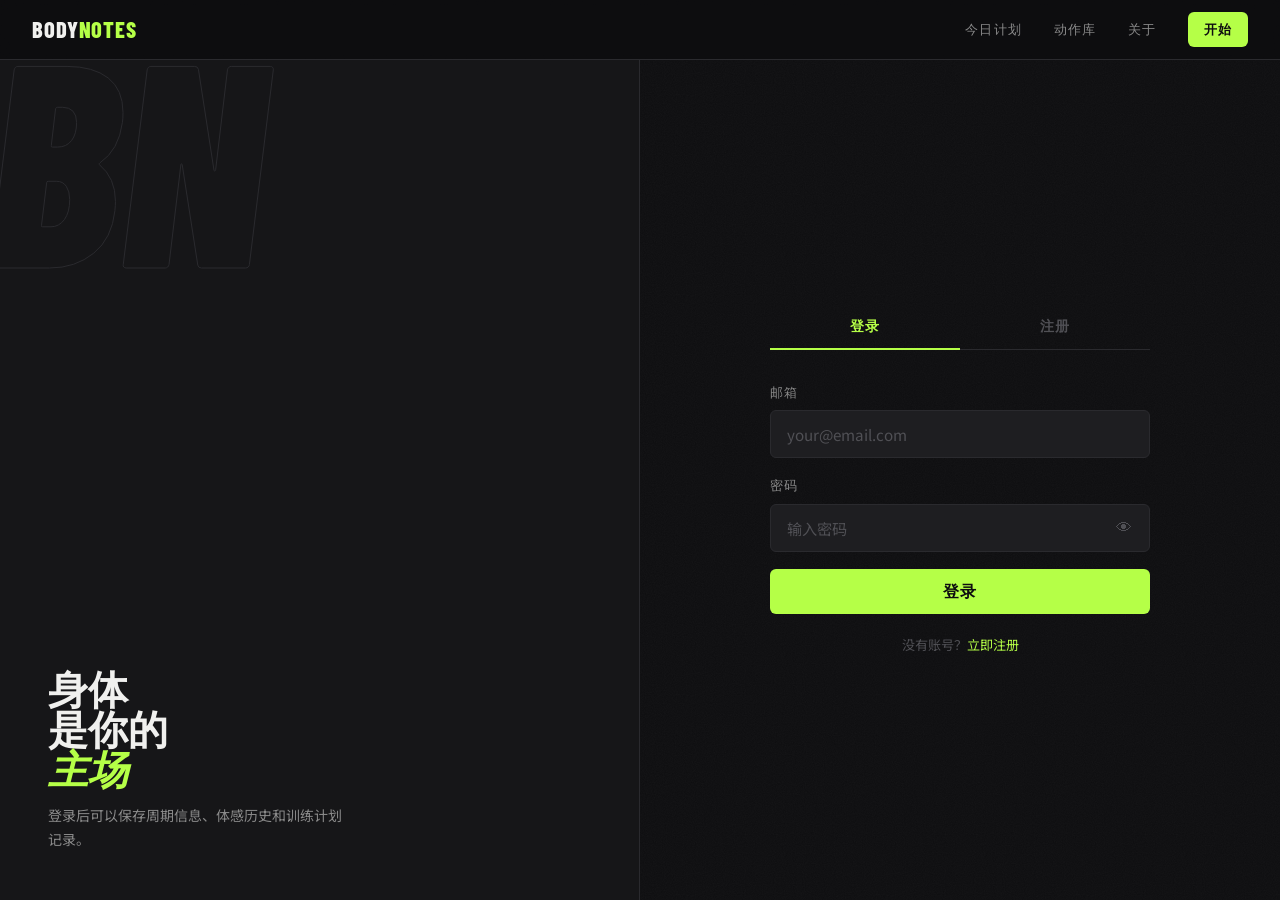
<file: pages/login.html>
<!DOCTYPE html>
<html lang="zh-TW">
<head>
  <meta charset="UTF-8" />
  <meta name="viewport" content="width=device-width, initial-scale=1.0" />
  <title>登录 · Body Notes</title>
  <link rel="stylesheet" href="../css/style.css" />
  <style>
    .auth-wrap {
      min-height: calc(100vh - 60px);
      display: grid;
      /* 左侧装饰 + 右侧表单 */
      grid-template-columns: 1fr 1fr;
    }

    /* 左侧装饰区 */
    .auth-deco {
      background: var(--bg-raised);
      border-right: 1px solid var(--bg-border);
      display: flex;
      flex-direction: column;
      justify-content: flex-end;
      padding: 3rem;
      position: relative;
      overflow: hidden;
    }
    .auth-deco__big {
      position: absolute;
      top: -0.1em;
      left: -0.05em;
      font-family: var(--font-display);
      font-size: 18rem;
      font-weight: 800;
      font-style: italic;
      color: transparent;
      -webkit-text-stroke: 1px var(--bg-border);
      line-height: 0.85;
      user-select: none;
      pointer-events: none;
    }
    .auth-deco__text {
      position: relative;
      z-index: 1;
    }
    .auth-deco__text h2 {
      font-family: var(--font-display);
      font-size: 2.5rem;
      font-weight: 800;
      text-transform: uppercase;
      line-height: 1;
      margin-bottom: 1rem;
    }
    .auth-deco__text h2 span { color: var(--accent); font-style: italic; }
    .auth-deco__text p {
      font-size: 0.875rem;
      color: var(--text-secondary);
      line-height: 1.7;
      max-width: 300px;
    }

    /* 右侧表单区 */
    .auth-form-area {
      display: flex;
      align-items: center;
      justify-content: center;
      padding: 3rem 2.5rem;
    }
    .auth-box {
      width: 100%;
      max-width: 380px;
    }

    /* Tab 切换 */
    .auth-tabs {
      display: flex;
      gap: 0;
      border-bottom: 1px solid var(--bg-border);
      margin-bottom: 2rem;
    }
    .auth-tab {
      flex: 1;
      padding: 0.75rem 0;
      text-align: center;
      font-family: var(--font-display);
      font-size: 0.88rem;
      font-weight: 700;
      letter-spacing: 0.08em;
      text-transform: uppercase;
      cursor: pointer;
      background: none;
      border: none;
      color: var(--text-dim);
      border-bottom: 2px solid transparent;
      margin-bottom: -1px;
      transition: all var(--speed);
    }
    .auth-tab.active {
      color: var(--accent);
      border-bottom-color: var(--accent);
    }

    .auth-panel { display: none; }
    .auth-panel.active { display: block; animation: fadeUp 0.3s var(--ease); }

    /* 密码显示切换 */
    .input-wrap { position: relative; }
    .input-wrap .form-input { padding-right: 2.75rem; }
    .toggle-pw {
      position: absolute;
      right: 0.85rem;
      top: 50%;
      transform: translateY(-50%);
      background: none;
      border: none;
      cursor: pointer;
      color: var(--text-dim);
      font-size: 1rem;
      padding: 4px;
      transition: color var(--speed);
    }
    .toggle-pw:hover { color: var(--text-secondary); }

    /* 错误提示 */
    .err-msg {
      font-size: 0.82rem;
      color: var(--alert);
      margin-top: 0.4rem;
      display: none;
    }
    .err-msg.show { display: block; animation: fadeUp 0.2s var(--ease); }

    /* 同意条款 */
    .agree-row {
      display: flex;
      gap: 0.6rem;
      align-items: flex-start;
      margin-bottom: 1.25rem;
    }
    .agree-row input[type="checkbox"] {
      margin-top: 3px;
      accent-color: var(--accent);
      flex-shrink: 0;
      width: 15px; height: 15px;
    }
    .agree-row label {
      font-size: 0.8rem;
      color: var(--text-secondary);
      line-height: 1.55;
    }
    .agree-row a { color: var(--accent); }

    .auth-switch {
      text-align: center;
      margin-top: 1.25rem;
      font-size: 0.82rem;
      color: var(--text-dim);
    }
    .auth-switch a { color: var(--accent); }

    /* 手机端：隐藏装饰区 */
    @media (max-width: 680px) {
      .auth-wrap { grid-template-columns: 1fr; }
      .auth-deco  { display: none; }
      .auth-form-area { padding: 2rem 1.5rem; }
    }
  </style>
</head>
<body>
  <div id="nav"></div>

  <div class="auth-wrap">
    <!-- 左侧装饰 -->
    <div class="auth-deco">
      <div class="auth-deco__big" aria-hidden="true">BN</div>
      <div class="auth-deco__text">
        <h2>身体<br>是你的<br><span>主场</span></h2>
        <p>登录后可以保存周期信息、体感历史和训练计划记录。</p>
      </div>
    </div>

    <!-- 右侧表单 -->
    <div class="auth-form-area">
      <div class="auth-box">
        <div class="auth-tabs">
          <button class="auth-tab active" id="tabLogin"    onclick="switchTab('login')">登录</button>
          <button class="auth-tab"        id="tabRegister" onclick="switchTab('register')">注册</button>
        </div>

        <!-- 登录 -->
        <div class="auth-panel active" id="panelLogin">
          <div class="form-group">
            <label class="form-label">邮箱</label>
            <input type="email" id="lEmail" class="form-input" placeholder="your@email.com" autocomplete="email" />
          </div>
          <div class="form-group">
            <label class="form-label">密码</label>
            <div class="input-wrap">
              <input type="password" id="lPw" class="form-input" placeholder="输入密码" autocomplete="current-password" />
              <button class="toggle-pw" type="button" onclick="togglePw('lPw',this)">👁</button>
            </div>
            <p class="err-msg" id="lErr">邮箱或密码有误，请重试</p>
          </div>
          <button class="btn btn--primary btn--block" onclick="handleLogin()">登录</button>
          <p class="auth-switch">没有账号？<a href="#" onclick="switchTab('register');return false">立即注册</a></p>
        </div>

        <!-- 注册 -->
        <div class="auth-panel" id="panelRegister">
          <div class="form-group">
            <label class="form-label">邮箱</label>
            <input type="email" id="rEmail" class="form-input" placeholder="your@email.com" autocomplete="email" />
          </div>
          <div class="form-group">
            <label class="form-label">密码 <span style="color:var(--text-dim);font-size:0.75rem;text-transform:none;letter-spacing:0">（至少8位）</span></label>
            <div class="input-wrap">
              <input type="password" id="rPw" class="form-input" placeholder="字母 + 数字，至少8位" autocomplete="new-password" />
              <button class="toggle-pw" type="button" onclick="togglePw('rPw',this)">👁</button>
            </div>
          </div>
          <div class="form-group">
            <label class="form-label">确认密码</label>
            <input type="password" id="rPw2" class="form-input" placeholder="再输入一次" autocomplete="new-password" />
            <p class="err-msg" id="rErr">请检查输入</p>
          </div>

          <div class="agree-row">
            <input type="checkbox" id="agreeChk" />
            <label for="agreeChk">
              我已阅读并同意 <a href="disclaimer.html" target="_blank">《免责声明》</a>，
              了解本站内容不构成医疗建议
            </label>
          </div>

          <button class="btn btn--primary btn--block" onclick="handleRegister()">创建账号</button>
          <p class="auth-switch">已有账号？<a href="#" onclick="switchTab('login');return false">直接登录</a></p>
        </div>

      </div><!-- /auth-box -->
    </div><!-- /auth-form-area -->
  </div><!-- /auth-wrap -->

  <script src="../js/app.js"></script>
  <script>
    // 已登录 → 跳走
    document.addEventListener('DOMContentLoaded', () => {
      if (getCurrentUser()) {
        const p = new URLSearchParams(location.search);
        location.href = p.get('redirect') || '../pages/today.html';
      }
    });

    function switchTab(t) {
      ['Login','Register'].forEach(n => {
        document.getElementById('tab'+n).classList.toggle('active', n.toLowerCase() === t);
        document.getElementById('panel'+n).classList.toggle('active', n.toLowerCase() === t);
      });
    }

    function togglePw(id, btn) {
      const el = document.getElementById(id);
      const hidden = el.type === 'password';
      el.type = hidden ? 'text' : 'password';
      btn.textContent = hidden ? '🙈' : '👁';
    }

    function handleLogin() {
      const email = document.getElementById('lEmail').value.trim();
      const pw    = document.getElementById('lPw').value;
      if (!email || !pw) { showErr('lErr','请填写邮箱和密码'); return; }

      /* ── TODO：替换为 Firebase Auth ──
         firebase.auth().signInWithEmailAndPassword(email, pw)
           .then(() => redirect())
           .catch(e => showErr('lErr', e.message));
      */
      loginUser(email);
      redirect();
    }

    function handleRegister() {
      const email  = document.getElementById('rEmail').value.trim();
      const pw     = document.getElementById('rPw').value;
      const pw2    = document.getElementById('rPw2').value;
      const agreed = document.getElementById('agreeChk').checked;

      if (!email)        { showErr('rErr','请填写邮箱'); return; }
      if (pw.length < 8) { showErr('rErr','密码至少需要8位'); return; }
      if (pw !== pw2)    { showErr('rErr','两次密码不一致'); return; }
      if (!agreed)       { showErr('rErr','请先同意免责声明'); return; }

      /* ── TODO：替换为 Firebase Auth ──
         firebase.auth().createUserWithEmailAndPassword(email, pw)
           .then(() => location.href = '../pages/onboarding.html')
           .catch(e => showErr('rErr', e.message));
      */
      loginUser(email);
      location.href = '../pages/onboarding.html';
    }

    function redirect() {
      const p = new URLSearchParams(location.search);
      location.href = p.get('redirect') || '../pages/today.html';
    }

    function showErr(id, msg) {
      const el = document.getElementById(id);
      el.textContent = msg;
      el.classList.add('show');
      setTimeout(() => el.classList.remove('show'), 4000);
    }
  </script>
</body>
</html>
</file>
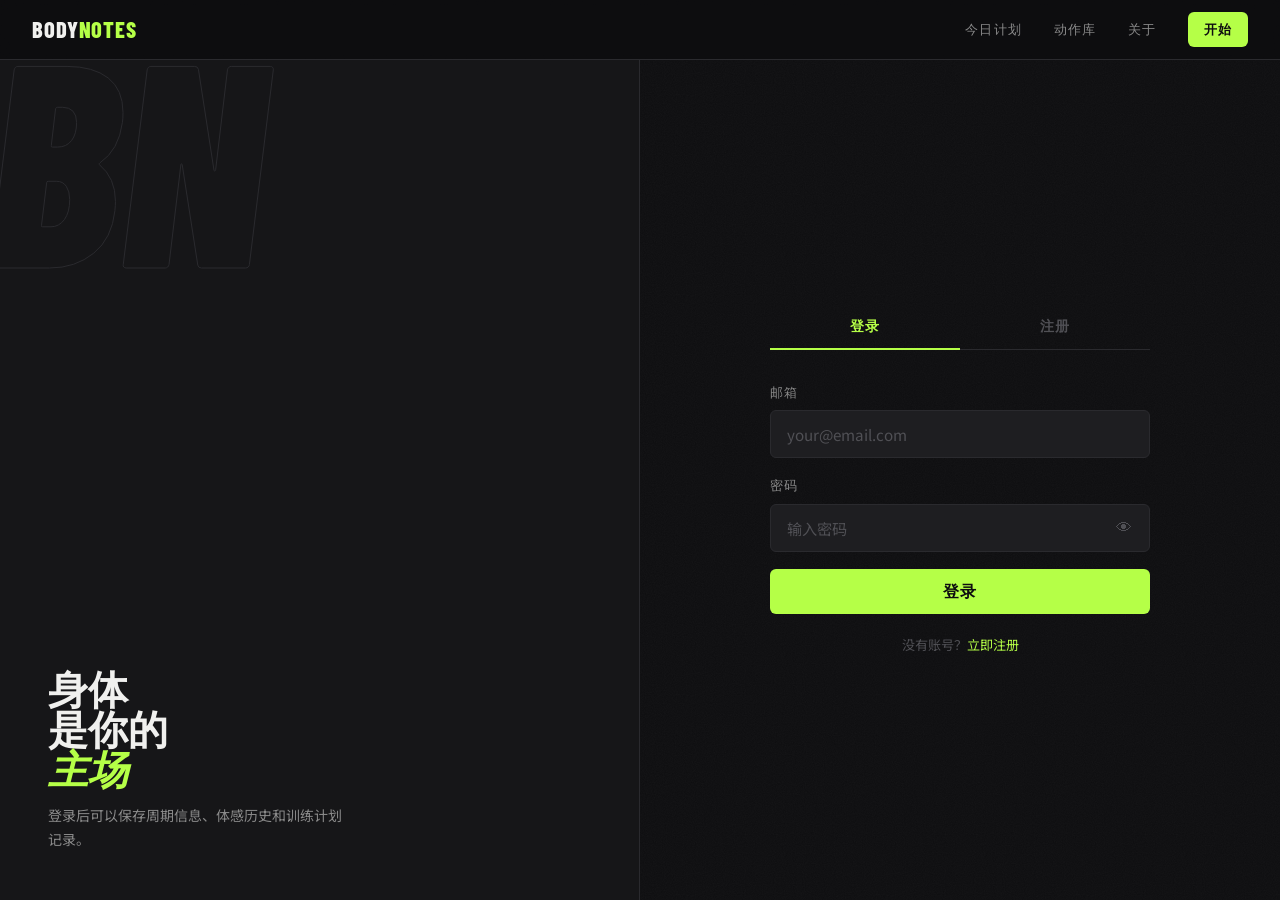
<file: pages/onboarding.html>
<!DOCTYPE html>
<html lang="zh-TW">
<head>
  <meta charset="UTF-8" />
  <meta name="viewport" content="width=device-width, initial-scale=1.0" />
  <title>初始设置 · Body Notes</title>
  <link rel="stylesheet" href="../css/style.css" />
  <style>
    .ob-page {
      min-height: calc(100vh - 60px);
      display: flex;
      justify-content: center;
      align-items: flex-start;
      padding: 3rem 1.5rem 5rem;
    }
    .ob-wrap { width: 100%; max-width: 560px; }

    /* 顶部进度 */
    .ob-top {
      display: flex;
      justify-content: space-between;
      align-items: center;
      margin-bottom: 3rem;
    }
    .ob-step-info {
      font-family: var(--font-display);
      font-size: 0.75rem;
      font-weight: 600;
      letter-spacing: 0.12em;
      text-transform: uppercase;
      color: var(--text-dim);
    }
    .ob-dots {
      display: flex;
      gap: 6px;
    }
    .ob-dot {
      width: 28px; height: 3px;
      border-radius: var(--radius-pill);
      background: var(--bg-border);
      transition: background 0.3s var(--ease);
    }
    .ob-dot.done   { background: var(--accent); }
    .ob-dot.active { background: rgba(181,255,71,0.5); }

    /* 面板 */
    .ob-panel { display: none; }
    .ob-panel.active { display: block; animation: fadeUp 0.35s var(--ease); }

    .ob-panel__eyebrow {
      font-family: var(--font-display);
      font-size: 0.75rem;
      font-weight: 600;
      letter-spacing: 0.12em;
      text-transform: uppercase;
      color: var(--accent);
      margin-bottom: 0.6rem;
    }
    .ob-panel h2 {
      font-family: var(--font-display);
      font-size: clamp(1.8rem, 5vw, 2.5rem);
      font-weight: 800;
      text-transform: uppercase;
      line-height: 0.95;
      margin-bottom: 0.75rem;
    }
    .ob-hint {
      font-size: 0.875rem;
      color: var(--text-secondary);
      margin-bottom: 2rem;
      line-height: 1.7;
    }

    /* 选项区 */
    .opts { display: flex; flex-direction: column; gap: 0.6rem; margin-bottom: 2rem; }
    .opts--2 {
      display: grid;
      grid-template-columns: 1fr 1fr;
      gap: 0.6rem;
      margin-bottom: 2rem;
    }

    /* 底部操作 */
    .ob-footer {
      display: flex;
      justify-content: space-between;
      align-items: center;
      margin-top: 2rem;
      padding-top: 1.5rem;
      border-top: 1px solid var(--bg-border);
    }
    .ob-back {
      font-family: var(--font-display);
      font-size: 0.82rem;
      font-weight: 600;
      letter-spacing: 0.08em;
      text-transform: uppercase;
      color: var(--text-dim);
      background: none;
      border: none;
      cursor: pointer;
      padding: 0.5rem;
      transition: color var(--speed);
    }
    .ob-back:hover { color: var(--text-primary); }

    /* 日期 input */
    input[type="date"] {
      width: 100%;
      padding: 0.75rem 1rem;
      background: var(--bg-hover);
      border: 1px solid var(--bg-border);
      border-radius: var(--radius);
      color: var(--text-primary);
      font-family: var(--font-body);
      font-size: 0.95rem;
      outline: none;
      transition: border-color var(--speed);
    }
    input[type="date"]:focus { border-color: var(--accent); }
    input[type="date"]::-webkit-calendar-picker-indicator { filter: invert(1) opacity(0.4); }

    /* 怀孕警示 */
    #pregnantWarn { display: none; margin-top: 0.75rem; }
  </style>
</head>
<body>
  <div id="nav"></div>

  <main class="ob-page">
    <div class="ob-wrap">

      <!-- 顶部进度 -->
      <div class="ob-top">
        <span class="ob-step-info" id="obStepLabel">Step 01 / 03</span>
        <div class="ob-dots">
          <div class="ob-dot active" id="dot1"></div>
          <div class="ob-dot"        id="dot2"></div>
          <div class="ob-dot"        id="dot3"></div>
        </div>
      </div>

      <!-- ══ Step 1：目标 ══ -->
      <div class="ob-panel active" id="obStep1">
        <p class="ob-panel__eyebrow">你的目标</p>
        <h2>现在最想<br>达到什么？</h2>
        <p class="ob-hint">选一个最符合当下的，以后可以在个人中心随时修改。</p>

        <div class="opts">
          <button class="option-card" data-key="goal" data-val="gain_muscle" onclick="pick(this)">
            <span class="option-emoji">🔥</span>
            <div><strong>增肌塑形</strong><br><small style="color:var(--text-secondary)">让身体更有型、更紧实</small></div>
          </button>
          <button class="option-card" data-key="goal" data-val="maintain" onclick="pick(this)">
            <span class="option-emoji">⚖️</span>
            <div><strong>维持状态</strong><br><small style="color:var(--text-secondary)">保持健康活力就好</small></div>
          </button>
          <button class="option-card" data-key="goal" data-val="energy" onclick="pick(this)">
            <span class="option-emoji">🌿</span>
            <div><strong>改善精力</strong><br><small style="color:var(--text-secondary)">减少疲劳、提升体力</small></div>
          </button>
          <button class="option-card" data-key="goal" data-val="cycle_health" onclick="pick(this)">
            <span class="option-emoji">🧘</span>
            <div><strong>改善周期不适</strong><br><small style="color:var(--text-secondary)">经期或围绝经期更舒适</small></div>
          </button>
        </div>

        <div class="ob-footer">
          <span></span>
          <button class="btn btn--primary" onclick="goStep(1,2)">下一步 →</button>
        </div>
      </div>

      <!-- ══ Step 2：周期 ══ -->
      <div class="ob-panel" id="obStep2">
        <p class="ob-panel__eyebrow">你的周期</p>
        <h2>月经周期<br>情况如何？</h2>
        <p class="ob-hint">帮我们在对的时间推荐对的强度。不想填可以选「不提供」。</p>

        <div class="opts" id="cycleStatusOpts">
          <button class="option-card" data-key="cycleStatus" data-val="regular"   onclick="pick(this);showCycleFields('regular')">
            <span class="option-emoji">📅</span> 规律来潮（每月）
          </button>
          <button class="option-card" data-key="cycleStatus" data-val="irregular" onclick="pick(this);showCycleFields('regular')">
            <span class="option-emoji">〰️</span> 不规律
          </button>
          <button class="option-card" data-key="cycleStatus" data-val="menopause" onclick="pick(this);showCycleFields('none')">
            <span class="option-emoji">🌸</span> 已停经 / 围绝经期
          </button>
          <button class="option-card" data-key="cycleStatus" data-val="pregnant"  onclick="pick(this);showCycleFields('pregnant')">
            <span class="option-emoji">🤱</span> 怀孕中 / 备孕中
          </button>
          <button class="option-card" data-key="cycleStatus" data-val="no_share"  onclick="pick(this);showCycleFields('none')">
            <span class="option-emoji">🔒</span> 不提供这项信息
          </button>
        </div>

        <!-- 规律/不规律时显示 -->
        <div id="cycleExtra" style="display:none">
          <div class="form-group">
            <label class="form-label">上次月经开始日期（大概就好）</label>
            <input type="date" id="lastPeriod" />
          </div>
          <div class="form-group" style="margin-bottom:0">
            <label class="form-label">平均周期长度</label>
          </div>
          <div class="opts--2" style="margin-top:0.5rem">
            <button class="option-card" data-key="cycleLen" data-val="short"       onclick="pick(this)"><span class="option-emoji">📏</span> 25天以下</button>
            <button class="option-card" data-key="cycleLen" data-val="normal"      onclick="pick(this)"><span class="option-emoji">📐</span> 26–30天</button>
            <button class="option-card" data-key="cycleLen" data-val="long"        onclick="pick(this)"><span class="option-emoji">📏</span> 31–35天</button>
            <button class="option-card" data-key="cycleLen" data-val="unknown_len" onclick="pick(this)"><span class="option-emoji">❓</span> 不确定</button>
          </div>
        </div>

        <!-- 怀孕警示 -->
        <div class="alert alert--red" id="pregnantWarn">
          ⚠️ 怀孕期间运动前请先咨询妇产科医生。本站不生成高强度计划，仅提供温和活动参考。
        </div>

        <div class="ob-footer">
          <button class="ob-back" onclick="goStep(2,1)">← 返回</button>
          <button class="btn btn--primary" onclick="goStep(2,3)">下一步 →</button>
        </div>
      </div>

      <!-- ══ Step 3：生活安排 ══ -->
      <div class="ob-panel" id="obStep3">
        <p class="ob-panel__eyebrow">你的安排</p>
        <h2>日常怎么<br>练、在哪练？</h2>
        <p class="ob-hint">帮我们定制适合你时间和场地的计划。</p>

        <p style="font-family:var(--font-display);font-size:0.75rem;font-weight:600;letter-spacing:0.1em;text-transform:uppercase;color:var(--text-secondary);margin-bottom:0.6rem">每天可用运动时间</p>
        <div class="opts--2" style="margin-bottom:1.5rem">
          <button class="option-card" data-key="time" data-val="15"  onclick="pick(this)"><span class="option-emoji">⏱</span> 15分钟内</button>
          <button class="option-card" data-key="time" data-val="30"  onclick="pick(this)"><span class="option-emoji">⏱</span> 15–30分钟</button>
          <button class="option-card" data-key="time" data-val="45"  onclick="pick(this)"><span class="option-emoji">⏱</span> 30–45分钟</button>
          <button class="option-card" data-key="time" data-val="60"  onclick="pick(this)"><span class="option-emoji">⏱</span> 45分钟以上</button>
        </div>

        <p style="font-family:var(--font-display);font-size:0.75rem;font-weight:600;letter-spacing:0.1em;text-transform:uppercase;color:var(--text-secondary);margin-bottom:0.6rem">训练经验</p>
        <div class="opts" style="margin-bottom:1.5rem">
          <button class="option-card" data-key="exp" data-val="beginner"  onclick="pick(this)"><span class="option-emoji">🌱</span> 完全没有，从零开始</button>
          <button class="option-card" data-key="exp" data-val="casual"    onclick="pick(this)"><span class="option-emoji">🚶</span> 偶尔运动，不系统</button>
          <button class="option-card" data-key="exp" data-val="returning" onclick="pick(this)"><span class="option-emoji">🔄</span> 曾经有过，目前中断</button>
          <button class="option-card" data-key="exp" data-val="regular"   onclick="pick(this)"><span class="option-emoji">💪</span> 目前有规律训练习惯</button>
        </div>

        <p style="font-family:var(--font-display);font-size:0.75rem;font-weight:600;letter-spacing:0.1em;text-transform:uppercase;color:var(--text-secondary);margin-bottom:0.6rem">运动场所（可多选）</p>
        <div class="opts--2" style="margin-bottom:0">
          <button class="option-card" data-key="equip" data-val="home_no" onclick="multiPick(this)"><span class="option-emoji">🏠</span> 家里（无器械）</button>
          <button class="option-card" data-key="equip" data-val="home_eq" onclick="multiPick(this)"><span class="option-emoji">🏋️</span> 家里（有哑铃/弹力带）</button>
          <button class="option-card" data-key="equip" data-val="gym"     onclick="multiPick(this)"><span class="option-emoji">🏢</span> 健身房</button>
          <button class="option-card" data-key="equip" data-val="outdoor" onclick="multiPick(this)"><span class="option-emoji">🌳</span> 户外</button>
        </div>

        <div class="ob-footer">
          <button class="ob-back" onclick="goStep(3,2)">← 返回</button>
          <button class="btn btn--primary" onclick="finish()">完成，进入今日计划 →</button>
        </div>
      </div>

    </div><!-- /ob-wrap -->
  </main>

  <script src="../js/app.js"></script>
  <script>
    document.addEventListener('DOMContentLoaded', () => { requireAuth(); });

    // 答案存储
    const A = { goal: null, cycleStatus: null, cycleLen: null, time: null, exp: null, equip: [] };
    let curStep = 1;

    // 单选
    function pick(btn) {
      const key = btn.dataset.key;
      // 找同组选项
      btn.closest('.opts, .opts--2').querySelectorAll(`.option-card[data-key="${key}"]`)
        .forEach(b => b.classList.remove('selected'));
      btn.classList.add('selected');
      A[key] = btn.dataset.val;
    }

    // 多选（场地）
    function multiPick(btn) {
      btn.classList.toggle('selected');
      const v = btn.dataset.val;
      A.equip = btn.classList.contains('selected')
        ? [...new Set([...A.equip, v])]
        : A.equip.filter(x => x !== v);
    }

    // 显示/隐藏周期额外字段
    function showCycleFields(mode) {
      document.getElementById('cycleExtra').style.display    = mode === 'regular' ? 'block' : 'none';
      document.getElementById('pregnantWarn').style.display  = mode === 'pregnant' ? 'block' : 'none';
    }

    // 步骤切换
    function goStep(from, to) {
      if (to > from) {
        if (from === 1 && !A.goal)        { alert('请先选择一个目标'); return; }
        if (from === 2 && !A.cycleStatus) { alert('请先选择周期状态'); return; }
      }
      document.getElementById(`obStep${from}`).classList.remove('active');
      document.getElementById(`obStep${to}`).classList.add('active');
      curStep = to;
      updateDots();
    }

    function updateDots() {
      for (let i = 1; i <= 3; i++) {
        const d = document.getElementById(`dot${i}`);
        d.className = 'ob-dot' + (i < curStep ? ' done' : i === curStep ? ' active' : '');
      }
      document.getElementById('obStepLabel').textContent =
        `Step 0${curStep} / 03`;
    }

    // 完成 onboarding
    function finish() {
      if (!A.time)           { alert('请选择可用运动时间'); return; }
      if (!A.exp)            { alert('请选择训练经验'); return; }
      if (!A.equip.length)   { alert('请选择至少一个运动场所'); return; }
      A.lastPeriodDate = document.getElementById('lastPeriod').value || null;
      saveOnboarding(A);
      location.href = 'today.html';
    }
  </script>
</body>
</html>
</file>
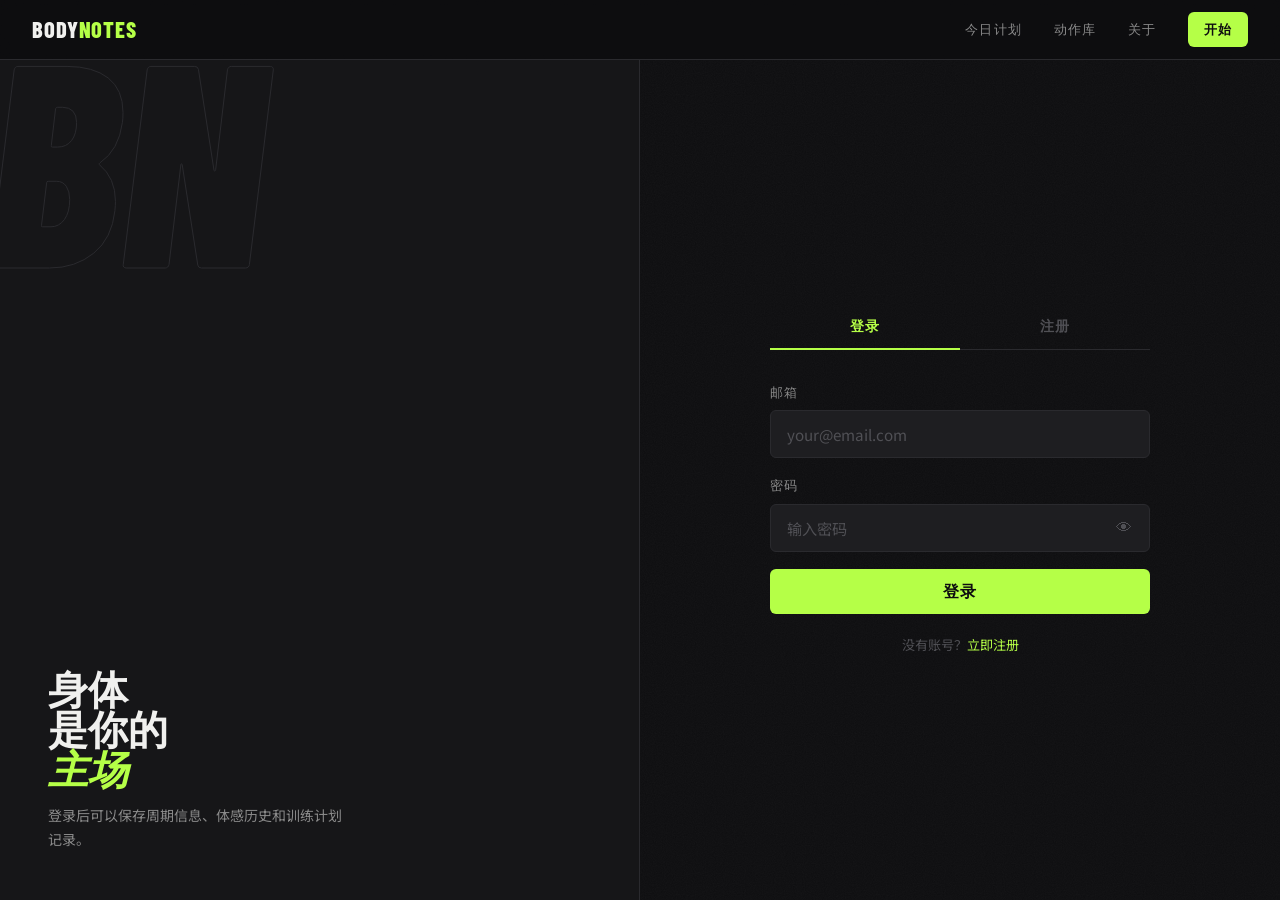
<file: pages/profile.html>
<!DOCTYPE html>
<html lang="zh-TW">
<head>
  <meta charset="UTF-8" />
  <meta name="viewport" content="width=device-width, initial-scale=1.0" />
  <title>个人中心 · Body Notes</title>
  <link rel="stylesheet" href="../css/style.css" />
  <style>
    .profile-page { padding: 2.5rem 1.5rem 5rem; }

    /* 用户头部 */
    .p-header {
      background: var(--bg-raised);
      border: 1px solid var(--bg-border);
      border-radius: var(--radius-lg);
      padding: 1.75rem;
      margin-bottom: 1.5rem;
      display: flex;
      align-items: center;
      gap: 1.25rem;
    }
    .p-avatar {
      width: 52px; height: 52px;
      background: var(--accent-dim);
      border: 1px solid rgba(181,255,71,0.2);
      border-radius: var(--radius);
      display: flex; align-items: center; justify-content: center;
      font-size: 1.4rem;
      flex-shrink: 0;
    }
    .p-name {
      font-family: var(--font-display);
      font-size: 1.3rem;
      font-weight: 800;
      text-transform: uppercase;
      letter-spacing: 0.04em;
      margin-bottom: 0.2rem;
    }
    .p-meta { font-size: 0.82rem; color: var(--text-secondary); }

    /* 区块 */
    .section {
      background: var(--bg-raised);
      border: 1px solid var(--bg-border);
      border-radius: var(--radius-lg);
      padding: 1.5rem;
      margin-bottom: 1.25rem;
    }
    .section__title {
      font-family: var(--font-display);
      font-size: 0.72rem;
      font-weight: 700;
      letter-spacing: 0.14em;
      text-transform: uppercase;
      color: var(--text-dim);
      margin-bottom: 1.25rem;
    }

    /* 数据行 */
    .d-row {
      display: flex;
      justify-content: space-between;
      align-items: center;
      padding: 0.65rem 0;
      border-bottom: 1px solid var(--bg-border);
      font-size: 0.88rem;
    }
    .d-row:last-child { border-bottom: none; }
    .d-row .lbl { color: var(--text-secondary); }
    .d-row .val { font-weight: 500; }

    /* 周期进度条 */
    .cycle-strip {
      display: flex;
      height: 24px;
      border-radius: var(--radius);
      overflow: hidden;
      margin: 1rem 0 0.5rem;
    }
    .cs { display:flex; align-items:center; justify-content:center;
          font-family:var(--font-display); font-size:0.65rem; font-weight:700;
          letter-spacing:0.06em; text-transform:uppercase; color:#0d0d0f; }

    /* 体感表 */
    .ci-table { width: 100%; border-collapse: collapse; font-size: 0.82rem; }
    .ci-table th {
      text-align: left;
      font-family: var(--font-display);
      font-size: 0.68rem;
      font-weight: 700;
      letter-spacing: 0.1em;
      text-transform: uppercase;
      color: var(--text-dim);
      padding: 0 0.5rem 0.75rem;
      border-bottom: 1px solid var(--bg-border);
    }
    .ci-table td {
      padding: 0.6rem 0.5rem;
      border-bottom: 1px solid var(--bg-border);
      vertical-align: middle;
    }
    .ci-table tr:last-child td { border-bottom: none; }

    /* 计划记录 */
    .plan-row {
      display: flex;
      justify-content: space-between;
      align-items: center;
      padding: 0.7rem 0;
      border-bottom: 1px solid var(--bg-border);
      font-size: 0.85rem;
    }
    .plan-row:last-child { border-bottom: none; }
    .plan-row .pr-date { font-size: 0.75rem; color: var(--text-dim); margin-top: 0.15rem; }

    /* 空状态 */
    .empty {
      text-align: center;
      padding: 2rem;
      color: var(--text-dim);
      font-size: 0.85rem;
    }
    .empty a { color: var(--accent); }
  </style>
</head>
<body>
  <div id="nav"></div>

  <main class="profile-page">
    <div class="container" style="max-width:720px">

      <!-- 用户头部 -->
      <div class="p-header">
        <div class="p-avatar">👤</div>
        <div style="flex:1">
          <div class="p-name" id="pName">-</div>
          <div class="p-meta" id="pMeta">-</div>
        </div>
        <a href="onboarding.html" class="btn btn--outline" style="font-size:0.78rem;padding:0.4rem 0.85rem">编辑信息</a>
      </div>

      <!-- 周期 -->
      <div class="section" id="cycleSection">
        <div class="section__title">周期概览</div>
        <div id="cycleContent">
          <div class="empty">还没有周期信息<br><a href="onboarding.html">去填写 →</a></div>
        </div>
      </div>

      <!-- 体感历史 -->
      <div class="section">
        <div class="section__title">近7天体感记录</div>
        <div id="ciHistory"></div>
      </div>

      <!-- 计划历史 -->
      <div class="section">
        <div class="section__title">最近训练计划</div>
        <div id="planHistory"></div>
      </div>

      <!-- 账户 -->
      <div class="section">
        <div class="section__title">账户</div>
        <div class="d-row">
          <span class="lbl">登录邮箱</span>
          <span class="val" id="pEmail">-</span>
        </div>
        <div style="display:flex;gap:0.75rem;justify-content:flex-end;margin-top:1.25rem;flex-wrap:wrap">
          <button class="btn btn--outline" style="font-size:0.78rem;padding:0.4rem 0.85rem" onclick="clearData()">清除本地数据</button>
          <button class="btn btn--danger"  style="font-size:0.78rem;padding:0.4rem 0.85rem" onclick="if(confirm('确定退出？'))logoutUser()">退出登录</button>
        </div>
      </div>

    </div>
  </main>

  <script src="../js/app.js"></script>
  <script>
    document.addEventListener('DOMContentLoaded', () => {
      if (!requireAuth()) return;
      const user = getCurrentUser();
      const ob   = getOnboarding();

      // 用户信息
      document.getElementById('pName').textContent  = user.name || user.email;
      document.getElementById('pEmail').textContent = user.email;
      const goalMap = { gain_muscle:'增肌塑形', maintain:'维持状态', energy:'改善精力', cycle_health:'改善周期不适' };
      const expMap  = { beginner:'新手', casual:'偶尔运动', returning:'重返健身', regular:'规律训练' };
      document.getElementById('pMeta').textContent =
        [goalMap[ob.goal], expMap[ob.exp]].filter(Boolean).join(' · ') || '尚未设置';

      // 周期
      if (ob.lastPeriodDate && ob.cycleStatus === 'regular') {
        const lenMap = { short:25, normal:28, long:32, unknown_len:28 };
        const cl = lenMap[ob.cycleLen] || 28;
        const { phase, dayOfCycle } = calcPhase(ob.lastPeriodDate, cl);
        const info = PHASES[phase];

        const nextMs   = new Date(ob.lastPeriodDate).getTime() + cl * 86400000;
        const daysLeft = Math.ceil((nextMs - Date.now()) / 86400000);

        document.getElementById('cycleContent').innerHTML = `
          <div style="display:flex;justify-content:space-between;align-items:center;flex-wrap:wrap;gap:0.5rem;margin-bottom:1rem">
            <div style="display:flex;align-items:center;gap:0.6rem">
              <span style="font-size:1.4rem">${info.emoji}</span>
              <span style="font-family:var(--font-display);font-weight:800;font-size:1.1rem;text-transform:uppercase;color:${info.color}">${info.label}</span>
              <span class="tag tag--dim">第 ${dayOfCycle} 天</span>
            </div>
            <span style="font-size:0.8rem;color:var(--text-secondary)">
              下次月经约 <strong style="color:var(--text-primary)">${daysLeft>0?daysLeft+'天后':'今天或已开始'}</strong>
            </span>
          </div>
          <div class="cycle-strip">
            <div class="cs" style="flex:5;background:var(--phase-menstrual)">月经</div>
            <div class="cs" style="flex:8;background:var(--phase-follicular)">卵泡</div>
            <div class="cs" style="flex:3;background:var(--phase-ovulation)">排卵</div>
            <div class="cs" style="flex:${cl-16};background:var(--phase-luteal)">黄体期</div>
          </div>
          <div style="display:flex;gap:0.75rem;font-size:0.75rem;color:var(--text-dim);flex-wrap:wrap">
            <span>🔴 月经期</span><span>🟡 卵泡期</span><span>🟢 排卵期</span><span>🟣 黄体期</span>
          </div>
          <div class="d-row" style="margin-top:1rem"><span class="lbl">上次月经</span><span class="val">${fmtDate(ob.lastPeriodDate)}</span></div>
          <div class="d-row"><span class="lbl">周期长度</span><span class="val">${cl} 天</span></div>`;
      } else if (ob.cycleStatus === 'pregnant') {
        document.getElementById('cycleContent').innerHTML =
          '<div class="alert alert--red">怀孕模式：请以医生建议为主，本站仅提供轻量参考</div>';
      } else if (ob.cycleStatus) {
        document.getElementById('cycleContent').innerHTML =
          '<p style="font-size:0.85rem;color:var(--text-secondary)">已选择不追踪周期，计划基于体感生成。</p>';
      }

      // 体感历史
      const cis = getCheckins().slice(0, 7);
      const eL  = { low:'😴 低', mid:'😐 一般', high:'⚡ 充沛' };
      const sL  = { poor:'😫 差', ok:'😑 一般', good:'😊 好' };
      document.getElementById('ciHistory').innerHTML = cis.length ? `
        <table class="ci-table">
          <thead><tr><th>日期</th><th>能量</th><th>睡眠</th><th>阶段</th><th>完成</th></tr></thead>
          <tbody>${cis.map(c=>`
            <tr>
              <td>${fmtDate(c.date)}</td>
              <td>${eL[c.energy]||'-'}</td>
              <td>${sL[c.sleep]||'-'}</td>
              <td>${(PHASES[c.phase]||PHASES.unknown).emoji} ${(PHASES[c.phase]||PHASES.unknown).label}</td>
              <td>${{done:'✅',partial:'⚡',skip:'😮‍💨'}[c.completion]||'-'}</td>
            </tr>`).join('')}
          </tbody>
        </table>` :
        '<div class="empty">还没有记录<br><a href="today.html">填写今日体感 →</a></div>';

      // 计划历史
      const plans = getPlans().slice(0, 8);
      const iL = { rest:'修复', light:'轻度', mid:'中度', high:'高强度' };
      document.getElementById('planHistory').innerHTML = plans.length ? plans.map(p=>`
        <div class="plan-row">
          <div>
            <div style="font-family:var(--font-display);font-weight:700;font-size:0.9rem;text-transform:uppercase">
              ${(PHASES[p.plan?.phase]||PHASES.unknown).label} · ${iL[p.plan?.intensity]||''}
            </div>
            <div class="pr-date">${fmtDate(p.date)}</div>
          </div>
          <span class="tag tag--dim">${{done:'✅ 完成',partial:'⚡ 部分',skip:'跳过'}[p.ci?.completion]||'未记录'}</span>
        </div>`).join('') :
        '<div class="empty">还没有计划<br><a href="today.html">生成今日计划 →</a></div>';
    });

    function clearData() {
      if (!confirm('清除全部体感和计划记录？账号不会删除。')) return;
      ['bn_checkins','bn_plans'].forEach(k => localStorage.removeItem(k));
      alert('已清除'); location.reload();
    }
  </script>
</body>
</html>
</file>
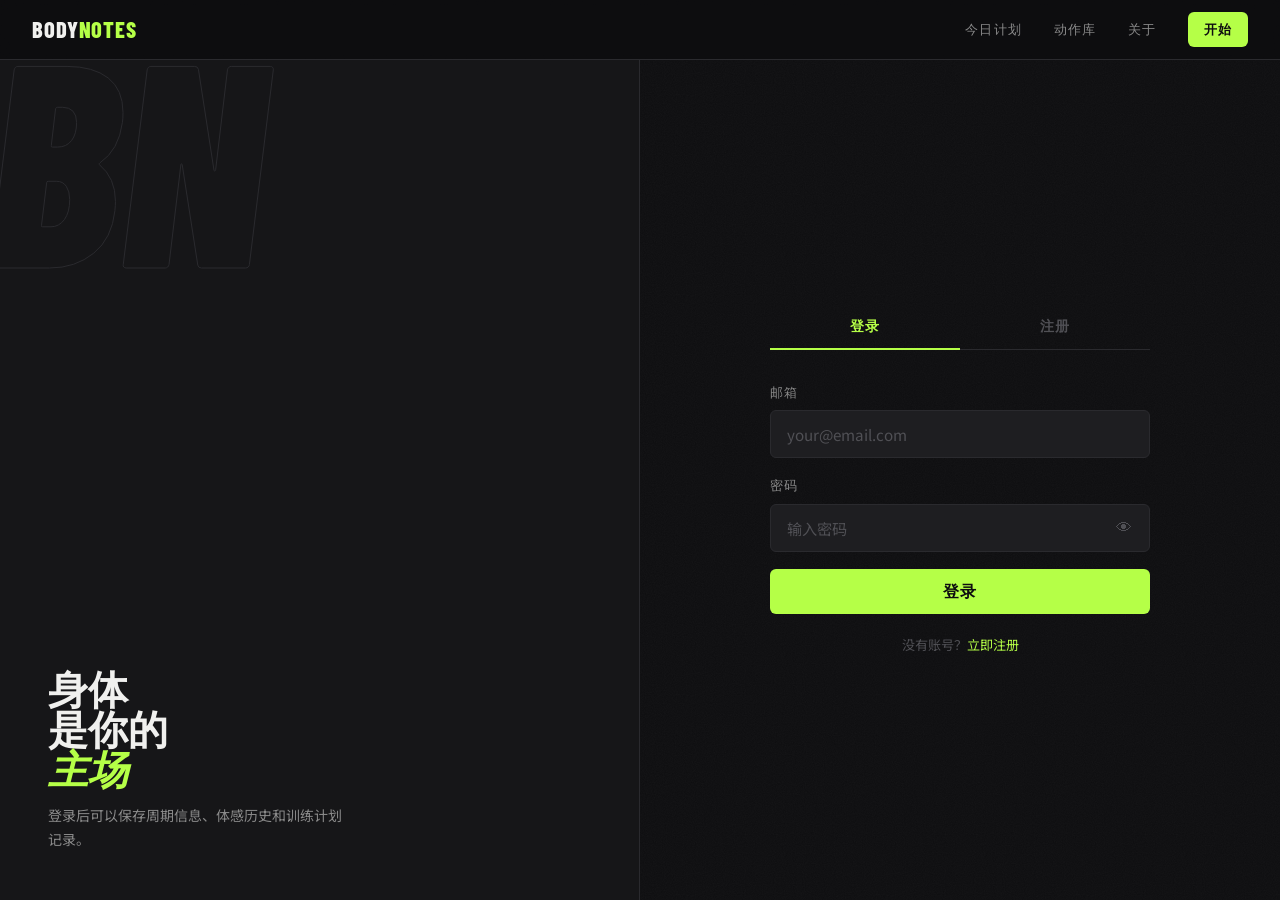
<file: pages/today.html>
<!DOCTYPE html>
<html lang="zh-TW">
<head>
  <meta charset="UTF-8" />
  <meta name="viewport" content="width=device-width, initial-scale=1.0" />
  <title>今日计划 · Body Notes</title>
  <link rel="stylesheet" href="../css/style.css" />
  <style>
    /* ══ 体感问卷 ══ */
    .ci-page {
      min-height: calc(100vh - 60px);
      display: flex;
      justify-content: center;
      align-items: flex-start;
      padding: 2.5rem 1.5rem 5rem;
    }
    .ci-wrap { width: 100%; max-width: 520px; }

    /* 顶部进度条 */
    .ci-prog { display: flex; gap: 5px; margin-bottom: 3rem; }
    .ci-seg {
      flex: 1; height: 3px;
      border-radius: var(--radius-pill);
      background: var(--bg-border);
      transition: background 0.3s;
    }
    .ci-seg.done   { background: var(--accent); box-shadow: 0 0 6px var(--accent-glow); }
    .ci-seg.active { background: rgba(181,255,71,0.45); }

    .ci-q { display: none; }
    .ci-q.active { display: block; animation: fadeUp 0.3s var(--ease); }

    .ci-q__num {
      font-family: var(--font-display);
      font-size: 0.72rem;
      font-weight: 700;
      letter-spacing: 0.14em;
      text-transform: uppercase;
      color: var(--accent);
      margin-bottom: 0.6rem;
    }
    .ci-q h2 {
      font-family: var(--font-display);
      font-size: clamp(1.6rem, 4vw, 2.2rem);
      font-weight: 800;
      text-transform: uppercase;
      line-height: 1;
      margin-bottom: 0.5rem;
    }
    .ci-q .hint {
      font-size: 0.85rem;
      color: var(--text-secondary);
      margin-bottom: 1.75rem;
    }
    .multi-hint {
      font-family: var(--font-display);
      font-size: 0.72rem;
      letter-spacing: 0.1em;
      text-transform: uppercase;
      color: var(--accent);
      margin-bottom: 0.75rem;
    }
    .ci-nav {
      display: flex;
      justify-content: space-between;
      align-items: center;
      margin-top: 1.75rem;
      padding-top: 1.5rem;
      border-top: 1px solid var(--bg-border);
    }
    .ci-back {
      font-family: var(--font-display);
      font-size: 0.8rem;
      font-weight: 600;
      letter-spacing: 0.08em;
      text-transform: uppercase;
      color: var(--text-dim);
      background: none;
      border: none;
      cursor: pointer;
      transition: color var(--speed);
    }
    .ci-back:hover { color: var(--text-primary); }

    /* ══ 计划结果 ══ */
    .plan-page { display: none; padding: 2rem 1.5rem 5rem; }
    .plan-page.show { display: block; animation: fadeIn 0.35s ease; }

    /* 顶部状态横幅 */
    .plan-banner {
      border-radius: var(--radius-lg);
      padding: 1.5rem 2rem;
      margin-bottom: 2rem;
      display: flex;
      align-items: center;
      gap: 1.25rem;
    }
    .plan-banner__phase {
      font-size: 2.5rem;
      flex-shrink: 0;
    }
    .plan-banner__body {}
    .plan-banner__title {
      font-family: var(--font-display);
      font-size: 1.3rem;
      font-weight: 800;
      text-transform: uppercase;
      letter-spacing: 0.04em;
      line-height: 1;
      margin-bottom: 0.3rem;
    }
    .plan-banner__sub {
      font-size: 0.82rem;
      opacity: 0.75;
    }

    /* Tab 切换 */
    .plan-tabs {
      display: flex;
      gap: 0;
      border-bottom: 1px solid var(--bg-border);
      margin-bottom: 2rem;
    }
    .plan-tab {
      padding: 0.75rem 1.5rem;
      font-family: var(--font-display);
      font-size: 0.88rem;
      font-weight: 700;
      letter-spacing: 0.08em;
      text-transform: uppercase;
      cursor: pointer;
      background: none;
      border: none;
      color: var(--text-dim);
      border-bottom: 2px solid transparent;
      margin-bottom: -1px;
      transition: all var(--speed);
    }
    .plan-tab.active { color: var(--accent); border-bottom-color: var(--accent); }

    .plan-panel { display: none; }
    .plan-panel.show { display: block; animation: fadeIn 0.25s ease; }

    /* 训练区块标题 */
    .block-label {
      font-family: var(--font-display);
      font-size: 0.72rem;
      font-weight: 700;
      letter-spacing: 0.14em;
      text-transform: uppercase;
      color: var(--text-dim);
      margin-bottom: 0.6rem;
      margin-top: 1.5rem;
    }

    /* 动作行 */
    .ex-row {
      display: flex;
      align-items: center;
      gap: 1rem;
      padding: 1rem 1.25rem;
      background: var(--bg-raised);
      border: 1px solid var(--bg-border);
      border-radius: var(--radius);
      margin-bottom: 0.5rem;
      cursor: pointer;
      transition: all var(--speed);
      text-decoration: none;
      color: inherit;
    }
    .ex-row:hover { border-color: var(--accent); background: var(--bg-hover); }
    .ex-row__ico {
      width: 42px; height: 42px;
      background: var(--bg-hover);
      border-radius: var(--radius);
      display: flex; align-items: center; justify-content: center;
      font-size: 1.4rem;
      flex-shrink: 0;
      border: 1px solid var(--bg-border);
    }
    .ex-row__body { flex: 1; }
    .ex-row__body strong {
      font-family: var(--font-display);
      font-size: 0.95rem;
      font-weight: 700;
      letter-spacing: 0.04em;
      text-transform: uppercase;
      display: block;
      margin-bottom: 0.1rem;
    }
    .ex-row__body small { font-size: 0.78rem; color: var(--text-secondary); }
    .ex-row__arr { color: var(--text-dim); font-size: 1.1rem; }

    /* 提示行 */
    .rest-note {
      display: flex;
      align-items: center;
      gap: 0.6rem;
      font-size: 0.82rem;
      color: var(--text-secondary);
      padding: 0.75rem 1rem;
      background: var(--bg-raised);
      border: 1px solid var(--bg-border);
      border-radius: var(--radius);
      margin-top: 1rem;
    }

    /* 饮食区 */
    .meal-block {
      background: var(--bg-raised);
      border: 1px solid var(--bg-border);
      border-radius: var(--radius);
      padding: 1.25rem;
      margin-bottom: 0.75rem;
    }
    .meal-block__label {
      font-family: var(--font-display);
      font-size: 0.7rem;
      font-weight: 700;
      letter-spacing: 0.12em;
      text-transform: uppercase;
      color: var(--accent);
      margin-bottom: 0.6rem;
    }
    .meal-block p { font-size: 0.9rem; line-height: 1.75; color: var(--text-primary); }
    .tips-block {
      background: var(--accent-dim);
      border: 1px solid rgba(181,255,71,0.15);
      border-radius: var(--radius);
      padding: 1.25rem;
      margin-top: 1.25rem;
    }
    .tips-block__label {
      font-family: var(--font-display);
      font-size: 0.7rem;
      font-weight: 700;
      letter-spacing: 0.12em;
      text-transform: uppercase;
      color: var(--accent);
      margin-bottom: 0.75rem;
    }
    .tips-block li {
      font-size: 0.875rem;
      color: var(--accent);
      padding: 0.3rem 0;
      display: flex;
      gap: 0.5rem;
    }
    .tips-block li::before { content: '▸'; flex-shrink: 0; }

    /* 完成记录 */
    .done-section {
      margin-top: 3rem;
      padding-top: 2rem;
      border-top: 1px solid var(--bg-border);
      text-align: center;
    }
    .done-section p {
      font-size: 0.85rem;
      color: var(--text-secondary);
      margin-bottom: 1rem;
    }
    .done-btns { display: flex; gap: 0.6rem; justify-content: center; flex-wrap: wrap; }
    .done-btn {
      padding: 0.55rem 1.1rem;
      border-radius: var(--radius);
      border: 1px solid var(--bg-border);
      background: var(--bg-raised);
      cursor: pointer;
      font-size: 0.82rem;
      font-family: var(--font-body);
      color: var(--text-secondary);
      transition: all var(--speed);
    }
    .done-btn:hover  { border-color: var(--accent); color: var(--accent); }
    .done-btn.active { background: var(--accent); color: #0d0d0f; border-color: var(--accent); font-weight: 600; }
  </style>
</head>
<body>
  <div id="nav"></div>

  <!-- ══════ 体感问卷 ══════ -->
  <div class="ci-page" id="checkinPage">
    <div class="ci-wrap">
      <div class="ci-prog">
        <div class="ci-seg active" id="seg1"></div>
        <div class="ci-seg"        id="seg2"></div>
        <div class="ci-seg"        id="seg3"></div>
        <div class="ci-seg"        id="seg4"></div>
      </div>

      <!-- Q1 能量感 -->
      <div class="ci-q active" id="cq1">
        <p class="ci-q__num">01 / 04</p>
        <h2>今天能量<br>感怎样？</h2>
        <p class="hint">凭直觉选，不用想太多</p>
        <div class="opts">
          <button class="option-card" data-key="energy" data-val="low"  onclick="pickQ(this)"><span class="option-emoji">😴</span> 很低，昏沉</button>
          <button class="option-card" data-key="energy" data-val="mid"  onclick="pickQ(this)"><span class="option-emoji">😐</span> 还好，一般</button>
          <button class="option-card" data-key="energy" data-val="high" onclick="pickQ(this)"><span class="option-emoji">⚡</span> 不错，有劲</button>
        </div>
        <div class="ci-nav"><span></span><button class="btn btn--primary" onclick="nextQ(1)">下一题 →</button></div>
      </div>

      <!-- Q2 不适（多选） -->
      <div class="ci-q" id="cq2">
        <p class="ci-q__num">02 / 04</p>
        <h2>身体有哪里<br>不舒服吗？</h2>
        <p class="hint">多选，或选「没有」</p>
        <p class="multi-hint">可多选</p>
        <div class="opts">
          <button class="option-card" data-val="cramps"   onclick="multiQ(this)"><span class="option-emoji">🩸</span> 肚子/腹部不适（经期）</button>
          <button class="option-card" data-val="back"     onclick="multiQ(this)"><span class="option-emoji">🔧</span> 腰酸背痛</button>
          <button class="option-card" data-val="legs"     onclick="multiQ(this)"><span class="option-emoji">🦵</span> 腿沉 / 水肿感</button>
          <button class="option-card" data-val="headache" onclick="multiQ(this)"><span class="option-emoji">🤕</span> 头疼或头晕</button>
          <button class="option-card" data-val="none"     onclick="pickQ(this,'discomfort')"><span class="option-emoji">✨</span> 没有，挺好的</button>
        </div>
        <div class="ci-nav">
          <button class="ci-back" onclick="prevQ(2)">← 上一题</button>
          <button class="btn btn--primary" onclick="nextQ(2)">下一题 →</button>
        </div>
      </div>

      <!-- Q3 睡眠 -->
      <div class="ci-q" id="cq3">
        <p class="ci-q__num">03 / 04</p>
        <h2>昨晚睡眠<br>怎么样？</h2>
        <p class="hint">大概评估一下</p>
        <div class="opts">
          <button class="option-card" data-key="sleep" data-val="poor" onclick="pickQ(this)"><span class="option-emoji">😫</span> 很差，不到5小时</button>
          <button class="option-card" data-key="sleep" data-val="ok"   onclick="pickQ(this)"><span class="option-emoji">😑</span> 一般，5–6小时</button>
          <button class="option-card" data-key="sleep" data-val="good" onclick="pickQ(this)"><span class="option-emoji">😊</span> 不错，7小时以上</button>
        </div>
        <div class="ci-nav">
          <button class="ci-back" onclick="prevQ(3)">← 上一题</button>
          <button class="btn btn--primary" onclick="nextQ(3)">下一题 →</button>
        </div>
      </div>

      <!-- Q4 周期阶段 -->
      <div class="ci-q" id="cq4">
        <p class="ci-q__num">04 / 04</p>
        <h2>现在大约是<br>哪个阶段？</h2>
        <p class="hint" id="phaseHint">系统预测供参考，可以修改</p>
        <div class="opts">
          <button class="option-card" data-key="phase" data-val="menstrual"  onclick="pickQ(this)"><span class="option-emoji">🔴</span> 月经期（第1–5天）</button>
          <button class="option-card" data-key="phase" data-val="follicular" onclick="pickQ(this)"><span class="option-emoji">🟡</span> 卵泡期（第6–13天）</button>
          <button class="option-card" data-key="phase" data-val="ovulation"  onclick="pickQ(this)"><span class="option-emoji">🟢</span> 排卵期（第14天前后）</button>
          <button class="option-card" data-key="phase" data-val="luteal"     onclick="pickQ(this)"><span class="option-emoji">🟣</span> 黄体期（第15天以后）</button>
          <button class="option-card" data-key="phase" data-val="unknown"    onclick="pickQ(this)"><span class="option-emoji">⚪</span> 不确定 / 不追踪</button>
        </div>
        <div class="ci-nav">
          <button class="ci-back" onclick="prevQ(4)">← 上一题</button>
          <button class="btn btn--primary" onclick="generate()">生成今日计划 →</button>
        </div>
      </div>

    </div><!-- /ci-wrap -->
  </div>

  <!-- ══════ 计划结果 ══════ -->
  <div class="plan-page" id="planPage">
    <div class="container" style="max-width:720px">

      <div class="plan-banner" id="planBanner">
        <div class="plan-banner__phase" id="bannerEmoji">🟢</div>
        <div class="plan-banner__body">
          <div class="plan-banner__title" id="bannerTitle">卵泡期 · 中高强度</div>
          <div class="plan-banner__sub"  id="bannerSub">今天是个好日子，放手练</div>
        </div>
      </div>

      <div class="alert alert--red" id="planWarn" style="display:none"></div>

      <div class="plan-tabs">
        <button class="plan-tab active" onclick="switchTab('w')">💪 今日训练</button>
        <button class="plan-tab"       onclick="switchTab('d')">🥗 今日饮食</button>
      </div>

      <div class="plan-panel show" id="ppWorkout"></div>
      <div class="plan-panel"     id="ppDiet"></div>

    </div>
  </div>

  <script src="../js/app.js"></script>
  <script>
    document.addEventListener('DOMContentLoaded', () => {
      requireAuth();
      // 预填周期阶段
      const ob = getOnboarding();
      if (ob.lastPeriodDate) {
        const lenMap = { short:25, normal:28, long:32, unknown_len:28 };
        const { phase, dayOfCycle } = calcPhase(ob.lastPeriodDate, lenMap[ob.cycleLen] || 28);
        CI.phase = phase;
        document.querySelectorAll('#cq4 .option-card').forEach(b => {
          if (b.dataset.val === phase) b.classList.add('selected');
        });
        const info = PHASES[phase];
        document.getElementById('phaseHint').textContent =
          `系统推算：${info.label}（第${dayOfCycle}天），可修改`;
      }
    });

    /* ── 体感答案暂存 ── */
    const CI = { energy:null, discomfort:[], sleep:null, phase:'unknown' };
    let curQ = 1;

    function pickQ(btn, keyOverride) {
      const key = keyOverride || btn.dataset.key;
      if (!key) return;
      // 找同组
      btn.closest('.opts, .opts--2').querySelectorAll(`.option-card[data-key="${key}"]`)
        .forEach(b => b.classList.remove('selected'));
      // 不适的"没有"也清多选
      if (key === 'discomfort') {
        btn.closest('.opts').querySelectorAll('.option-card').forEach(b => b.classList.remove('selected'));
        CI.discomfort = [btn.dataset.val];
      } else {
        CI[key] = btn.dataset.val;
      }
      btn.classList.add('selected');
    }

    function multiQ(btn) {
      // 取消「没有」
      btn.closest('.opts').querySelector('[data-val="none"]').classList.remove('selected');
      CI.discomfort = CI.discomfort.filter(x => x === 'none' ? false : true);

      btn.classList.toggle('selected');
      const v = btn.dataset.val;
      CI.discomfort = btn.classList.contains('selected')
        ? [...new Set([...CI.discomfort, v])]
        : CI.discomfort.filter(x => x !== v);
    }

    function nextQ(n) {
      if (n===1 && !CI.energy) { alert('请选择能量感'); return; }
      if (n===3 && !CI.sleep)  { alert('请选择睡眠情况'); return; }
      show('ci', n+1);
    }
    function prevQ(n) { show('ci', n-1); }

    function show(type, n) {
      curQ = n;
      if (type === 'ci') {
        document.querySelectorAll('.ci-q').forEach(q => q.classList.remove('active'));
        document.getElementById(`cq${n}`).classList.add('active');
      }
      updateSegs();
    }
    function updateSegs() {
      for (let i=1;i<=4;i++){
        const s=document.getElementById(`seg${i}`);
        s.className='ci-seg'+(i<curQ?' done':i===curQ?' active':'');
      }
    }

    /* ── 生成计划 ── */
    function generate() {
      saveCheckin({ ...CI });
      const plan = buildPlan(CI);
      savePlan({ ci: CI, plan });
      renderPlan(plan);
      document.getElementById('checkinPage').style.display = 'none';
      document.getElementById('planPage').classList.add('show');
    }

    /* ────────────────────────────────
       推荐规则引擎
       ──────────────────────────────── */
    function buildPlan(ci) {
      const ob = getOnboarding();
      const novice    = ob.exp === 'beginner';
      const hasEquip  = ob.equip && (ob.equip.includes('home_eq') || ob.equip.includes('gym'));
      const hasGym    = ob.equip && ob.equip.includes('gym');

      const { phase:p, energy:e, sleep:s, discomfort:d } = ci;
      const hasCramps  = d.includes('cramps');
      const hasHead    = d.includes('headache');

      let intensity, wType, dietKey;

      // 月经期
      if (p==='menstrual') {
        intensity = (e==='low'||hasCramps) ? 'rest' : 'light';
        wType     = (e==='low'||hasCramps) ? 'stretch' : 'lower_glute';
        dietKey   = 'iron';
      }
      // 卵泡期
      else if (p==='follicular') {
        intensity = e==='high'&&!novice ? 'high' : e==='low' ? 'light' : 'mid';
        wType     = e==='high'&&!novice ? 'full_strength' : 'full_light';
        dietKey   = 'protein_carb';
      }
      // 排卵期
      else if (p==='ovulation') {
        intensity = e!=='low' ? 'high' : 'mid';
        wType     = 'full_strength';
        dietKey   = 'protein_carb';
      }
      // 黄体期
      else if (p==='luteal') {
        intensity = (e==='low'||s==='poor') ? 'light' : 'mid';
        wType     = 'full_light';
        dietKey   = 'magnesium';
      }
      // 未知
      else {
        intensity = e==='low' ? 'light' : 'mid';
        wType     = 'full_light';
        dietKey   = 'balanced';
      }

      // 睡眠差 → 降档
      if (s==='poor' && intensity==='high') intensity='mid';
      // 头晕 → 强制修复
      if (hasHead) { intensity='rest'; wType='stretch'; }
      // 新手限制
      if (novice && wType==='full_strength') wType='full_light';

      return {
        phase:p, intensity, wType, dietKey,
        exercises: getExercises(wType),
        diet: getDiet(dietKey),
        hasCramps, hasHead, novice,
      };
    }

    /* 动作数据 */
    function getExercises(type) {
      const db = {
        stretch: {
          warmup: [],
          main: [
            {ico:'🧘',name:'猫牛式',       sets:'2组×10次',    note:'跟着呼吸节奏'},
            {ico:'🤸',name:'仰卧膝抱胸',   sets:'每侧30秒×3次',note:'感受腰部放松'},
            {ico:'🌙',name:'婴儿式',       sets:'保持60秒',    note:'正常呼吸'},
            {ico:'🌀',name:'腹式深呼吸',   sets:'3分钟',       note:'吸气鼓肚，呼气收紧'},
          ],
          cooldown:[],
        },
        lower_glute: {
          warmup:[{ico:'🚶',name:'臀部激活走',sets:'来回各10步',note:''}],
          main:[
            {ico:'🍑',name:'臀桥',         sets:'3组×15次',note:'夹臀，腰不拱'},
            {ico:'🦀',name:'侧卧蚌式开合', sets:'每侧3组×12次',note:'感受臀中肌'},
            {ico:'🦵',name:'站姿臀后踢',   sets:'每侧3组×15次',note:'核心收紧'},
          ],
          cooldown:[{ico:'🌿',name:'大腿前侧拉伸',sets:'每侧30秒',note:''}],
        },
        full_light: {
          warmup:[{ico:'🚶',name:'原地踏步',sets:'3分钟',note:''}],
          main:[
            {ico:'🏋️',name:'徒手深蹲',   sets:'3组×12次',note:'膝盖跟脚尖方向一致'},
            {ico:'🍑',name:'臀桥',        sets:'3组×15次',note:'夹臀'},
            {ico:'⬛',name:'平板支撑',    sets:'3组×20秒',note:'不要塌腰'},
            {ico:'🦅',name:'鸟狗式',      sets:'每侧3组×10次',note:'背部保持平稳'},
          ],
          cooldown:[{ico:'🌿',name:'全身拉伸',sets:'5分钟',note:''}],
        },
        full_strength: {
          warmup:[{ico:'🌡',name:'动态热身',sets:'5分钟',note:'重点活动髋和肩'}],
          main:[
            {ico:'🏋️',name:'哑铃深蹲',      sets:'4组×10次（可加重）',note:'最后2次有挑战感'},
            {ico:'🦵',name:'罗马尼亚硬拉',  sets:'4组×10次',note:'感受大腿后侧控制'},
            {ico:'💪',name:'哑铃推胸',       sets:'3组×10次',note:'肘部45°角'},
            {ico:'🔙',name:'单臂哑铃划船',  sets:'每侧3组×10次',note:'拉至腰部，不甩'},
            {ico:'🍑',name:'单腿臀桥',       sets:'3组×12次',note:'骨盆保持水平'},
          ],
          cooldown:[{ico:'🌿',name:'拉伸+泡沫轴',sets:'8分钟',note:''}],
        },
      };
      return db[type] || db['full_light'];
    }

    /* 饮食数据 */
    function getDiet(key) {
      const db = {
        iron:{
          focus:'补铁 + 补镁 + 温热食物',
          breakfast:'鸡蛋2个 + 菠菜炒饭\n温热豆浆或姜茶（避免冷饮）',
          lunch:'瘦红肉/猪肝 + 深色蔬菜 + 杂粮饭\n或红豆糙米饭 + 清炒菠菜',
          dinner:'鸡汤/鱼汤 + 大量蔬菜 + 少量主食',
          tips:['多吃菠菜、红肉、豆类（补铁）','深色巧克力1–2小块补镁缓解痉挛','全天温水或姜茶，避免冷饮','避免咖啡因过量'],
        },
        protein_carb:{
          focus:'高蛋白 + 适量增加碳水',
          breakfast:'燕麦碗（牛奶+蛋白粉）+ 鸡蛋2个 + 坚果',
          lunch:'鸡胸肉/鱼 + 糙米饭（今天可多吃100g）+ 绿叶蔬菜',
          dinner:'豆腐/瘦肉 + 大量蔬菜 + 适量主食',
          tips:['训练后30分钟内补蛋白（希腊酸奶/鸡蛋）','多喝水，目标2000ml','黄金期，吃好才能长肌肉'],
        },
        magnesium:{
          focus:'稳血糖 + 补镁 + 减少刺激',
          breakfast:'全麦吐司 + 牛油果 + 水煮蛋\n或无糖豆浆 + 燕麦',
          lunch:'瘦肉 + 杂粮饭 + 大量蔬菜（避免精白米单吃）',
          dinner:'清蒸鱼 + 深绿蔬菜 + 小份杂粮饭\n睡前少量坚果+香蕉（助眠）',
          tips:['咖啡只喝上午1杯，下午不喝','避免高糖甜食','香蕉、菠菜含镁，多吃','多喝水帮助排水肿'],
        },
        balanced:{
          focus:'均衡饮食 + 保证蛋白质',
          breakfast:'鸡蛋 + 主食 + 蔬菜',
          lunch:'蛋白质（肉/豆腐）+ 蔬菜 + 主食',
          dinner:'轻量均衡，不要太晚吃',
          tips:['每餐有蛋白质（一个手掌大小）','多蔬菜，主食不要完全戒','多喝水'],
        },
      };
      return db[key] || db['balanced'];
    }

    /* ── 渲染结果 ── */
    function renderPlan(plan) {
      const info = PHASES[plan.phase] || PHASES['unknown'];
      const iLabels = { rest:'今日以修复为主', light:'轻度训练日', mid:'中强度训练日', high:'冲！今天黄金期' };

      // 横幅
      const banner = document.getElementById('planBanner');
      banner.style.background = info.bg;
      banner.style.color      = info.color;
      document.getElementById('bannerEmoji').textContent = info.emoji;
      document.getElementById('bannerTitle').textContent = `${info.label} · ${iLabels[plan.intensity]}`;
      document.getElementById('bannerSub').textContent   = plan.novice ? '新手模式：先学好动作模式' : '根据你的体感和周期定制';

      // 特殊警示
      const warnEl = document.getElementById('planWarn');
      if (plan.hasCramps) {
        warnEl.textContent = '⚠️ 检测到经期腹部不适，已切换为轻度/修复计划。痉挛严重时可只散步。';
        warnEl.style.display = 'block';
      } else if (plan.hasHead) {
        warnEl.textContent = '⚠️ 头晕/头痛期间不宜高强度运动，今日已调整为拉伸。';
        warnEl.style.display = 'block';
      }

      // 训练面板
      const ex = plan.exercises;
      const restNote = {rest:'—', light:'组间休息 60–90秒', mid:'组间休息 60秒', high:'组间休息 45秒（保持效率）'};
      let wHTML = '';
      if (ex.warmup?.length) {
        wHTML += `<p class="block-label">热身</p>`;
        ex.warmup.forEach(e => { wHTML += exRowHTML(e); });
      }
      wHTML += `<p class="block-label">主训练</p>`;
      ex.main.forEach(e => { wHTML += exRowHTML(e); });
      if (ex.cooldown?.length) {
        wHTML += `<p class="block-label">放松</p>`;
        ex.cooldown.forEach(e => { wHTML += exRowHTML(e); });
      }
      wHTML += `<div class="rest-note">⏱ ${restNote[plan.intensity]}</div>`;
      wHTML += `
        <div class="done-section">
          <p>今天练完了吗？（记录一下）</p>
          <div class="done-btns">
            <button class="done-btn" onclick="markDone(this,'done')">✅ 完成了</button>
            <button class="done-btn" onclick="markDone(this,'partial')">⚡ 做了一部分</button>
            <button class="done-btn" onclick="markDone(this,'skip')">😮‍💨 今天没练</button>
          </div>
        </div>`;
      document.getElementById('ppWorkout').innerHTML = wHTML;

      // 饮食面板
      const d = plan.diet;
      document.getElementById('ppDiet').innerHTML = `
        <div class="alert alert--green" style="margin-bottom:1.5rem">🎯 今日重点：${d.focus}</div>
        <div class="meal-block"><div class="meal-block__label">早餐</div><p>${d.breakfast.replace(/\n/g,'<br>')}</p></div>
        <div class="meal-block"><div class="meal-block__label">午餐</div><p>${d.lunch.replace(/\n/g,'<br>')}</p></div>
        <div class="meal-block"><div class="meal-block__label">晚餐</div><p>${d.dinner.replace(/\n/g,'<br>')}</p></div>
        <div class="tips-block">
          <div class="tips-block__label">今日注意</div>
          <ul>${d.tips.map(t=>`<li>${esc(t)}</li>`).join('')}</ul>
        </div>`;
    }

    function exRowHTML(e) {
      return `
        <a href="library.html" class="ex-row">
          <div class="ex-row__ico">${e.ico}</div>
          <div class="ex-row__body">
            <strong>${esc(e.name)}</strong>
            <small>${esc(e.sets)}${e.note?' · '+esc(e.note):''}</small>
          </div>
          <span class="ex-row__arr">›</span>
        </a>`;
    }

    function switchTab(t) {
      document.querySelectorAll('.plan-tab').forEach((b,i)=>b.classList.toggle('active',(i===0&&t==='w')||(i===1&&t==='d')));
      document.getElementById('ppWorkout').classList.toggle('show', t==='w');
      document.getElementById('ppDiet').classList.toggle('show', t==='d');
    }

    function markDone(btn, val) {
      document.querySelectorAll('.done-btn').forEach(b=>b.classList.remove('active'));
      btn.classList.add('active');
      const list = getCheckins();
      if (list[0]) { list[0].completion=val; localStorage.setItem('bn_checkins',JSON.stringify(list)); }
    }
  </script>
</body>
</html>
</file>
<file: css/style.css>
/* ================================================
   BODY NOTES · 全站设计系统
   主题：工业运动系 · 深色 · 高对比
   
   🎨 设计语言：
   - 背景：近黑 #0d0d0f（不是纯黑，避免太刺眼）
   - 主强调：电光绿 #b5ff47（鲜明、有力量感）
   - 次强调：珊瑚红 #ff5e5b（经期/警告标注）
   - 字体：Barlow Condensed（大标题，压缩感强）
             + Noto Sans SC（中文正文，清晰）
   ================================================ */

@import url('https://fonts.googleapis.com/css2?family=Barlow+Condensed:ital,wght@0,300;0,600;0,800;1,800&family=Noto+Sans+SC:wght@300;400;500&display=swap');

/* ── CSS 变量（颜色/间距/动画） ── */
:root {
  /* 背景层级 */
  --bg-base:    #0d0d0f;   /* 最深底色 */
  --bg-raised:  #161618;   /* 卡片背景 */
  --bg-hover:   #1e1e21;   /* 悬浮/激活状态 */
  --bg-border:  #2a2a2e;   /* 边框色 */

  /* 文字 */
  --text-primary:  #f0f0ee;  /* 主文字，暖白 */
  --text-secondary:#8a8a8a;  /* 次要文字 */
  --text-dim:      #505055;  /* 最淡，占位/装饰 */

  /* 强调色 */
  --accent:        #b5ff47;  /* 电光绿，主CTA */
  --accent-dim:    #2a3d10;  /* 绿色背景版 */
  --accent-glow:   rgba(181,255,71,0.18); /* 绿光晕 */

  /* 次强调（经期/警告） */
  --alert:         #ff5e5b;
  --alert-dim:     #3d1414;

  /* 黄色（卵泡期） */
  --phase-follicular: #ffd166;
  /* 绿色（排卵期）  */ 
  --phase-ovulation:  #b5ff47;
  /* 紫色（黄体期）  */
  --phase-luteal:     #c77dff;
  /* 红色（经期）    */
  --phase-menstrual:  #ff5e5b;

  /* 字体 */
  --font-display: 'Barlow Condensed', sans-serif;
  --font-body:    'Noto Sans SC', sans-serif;

  /* 几何 */
  --radius:    6px;
  --radius-lg: 12px;
  --radius-pill: 999px;

  /* 动画 */
  --ease: cubic-bezier(0.16, 1, 0.3, 1);
  --speed: 0.22s;
}

/* ── Reset ── */
*, *::before, *::after { box-sizing: border-box; margin: 0; padding: 0; }
html { font-size: 16px; scroll-behavior: smooth; }

body {
  font-family: var(--font-body);
  background: var(--bg-base);
  color: var(--text-primary);
  line-height: 1.65;
  min-height: 100vh;
  /* 细微噪点纹理增加质感 */
  background-image:
    url("data:image/svg+xml,%3Csvg xmlns='http://www.w3.org/2000/svg' width='200' height='200'%3E%3Cfilter id='n'%3E%3CfeTurbulence type='fractalNoise' baseFrequency='0.9' numOctaves='4' stitchTiles='stitch'/%3E%3CfeColorMatrix type='saturate' values='0'/%3E%3C/filter%3E%3Crect width='200' height='200' filter='url(%23n)' opacity='0.04'/%3E%3C/svg%3E");
}

img { max-width: 100%; display: block; }
a   { color: inherit; text-decoration: none; }
ul  { list-style: none; }

/* ── 全局滚动条（深色风格） ── */
::-webkit-scrollbar       { width: 4px; }
::-webkit-scrollbar-track { background: var(--bg-base); }
::-webkit-scrollbar-thumb { background: var(--bg-border); border-radius: 4px; }

/* ================================================
   导航栏
   ================================================ */
.nav {
  position: sticky;
  top: 0;
  z-index: 200;
  height: 60px;
  display: flex;
  align-items: center;
  justify-content: space-between;
  padding: 0 2rem;
  background: rgba(13,13,15,0.88);
  backdrop-filter: blur(16px);
  -webkit-backdrop-filter: blur(16px);
  border-bottom: 1px solid var(--bg-border);
}

.nav__logo {
  font-family: var(--font-display);
  font-size: 1.4rem;
  font-weight: 800;
  letter-spacing: 0.04em;
  color: var(--text-primary);
  text-transform: uppercase;
}
.nav__logo span {
  color: var(--accent);
}

.nav__links {
  display: flex;
  align-items: center;
  gap: 2rem;
}
.nav__links a {
  font-size: 0.82rem;
  letter-spacing: 0.08em;
  text-transform: uppercase;
  color: var(--text-secondary);
  font-weight: 500;
  transition: color var(--speed);
  font-family: var(--font-display);
}
.nav__links a:hover,
.nav__links a.active { color: var(--text-primary); }

.nav__cta {
  background: var(--accent) !important;
  color: #0d0d0f !important;
  padding: 0.4rem 1rem !important;
  border-radius: var(--radius) !important;
  font-weight: 700 !important;
  transition: opacity var(--speed) !important;
}
.nav__cta:hover { opacity: 0.85 !important; }

.nav__burger {
  display: none;
  flex-direction: column;
  gap: 4px;
  background: none;
  border: none;
  cursor: pointer;
  padding: 4px;
}
.nav__burger span {
  display: block; width: 20px; height: 2px;
  background: var(--text-primary); border-radius: 2px;
  transition: var(--speed);
}

/* ================================================
   按钮
   ================================================ */
.btn {
  display: inline-flex;
  align-items: center;
  justify-content: center;
  gap: 0.45rem;
  padding: 0.7rem 1.6rem;
  border: none;
  border-radius: var(--radius);
  font-family: var(--font-display);
  font-size: 1rem;
  font-weight: 700;
  letter-spacing: 0.06em;
  text-transform: uppercase;
  cursor: pointer;
  transition: all var(--speed) var(--ease);
  white-space: nowrap;
  text-decoration: none;
}

/* 主按钮：电光绿 */
.btn--primary {
  background: var(--accent);
  color: #0d0d0f;
}
.btn--primary:hover {
  transform: translateY(-2px);
  box-shadow: 0 0 24px var(--accent-glow), 0 4px 16px rgba(181,255,71,0.25);
}

/* 次级按钮：边框 */
.btn--outline {
  background: transparent;
  color: var(--text-primary);
  border: 1px solid var(--bg-border);
}
.btn--outline:hover {
  border-color: var(--accent);
  color: var(--accent);
}

/* 危险按钮 */
.btn--danger {
  background: var(--alert);
  color: #fff;
}

/* 大号 */
.btn--lg {
  padding: 0.9rem 2.2rem;
  font-size: 1.1rem;
}

/* 全宽 */
.btn--block { width: 100%; }

/* ================================================
   卡片
   ================================================ */
.card {
  background: var(--bg-raised);
  border: 1px solid var(--bg-border);
  border-radius: var(--radius-lg);
  padding: 1.5rem;
  transition: border-color var(--speed), box-shadow var(--speed);
}
.card:hover {
  border-color: #3a3a40;
}

/* ================================================
   表单
   ================================================ */
.form-group {
  display: flex;
  flex-direction: column;
  gap: 0.45rem;
  margin-bottom: 1.1rem;
}
.form-label {
  font-size: 0.8rem;
  font-weight: 500;
  color: var(--text-secondary);
  text-transform: uppercase;
  letter-spacing: 0.06em;
  font-family: var(--font-display);
}
.form-input {
  width: 100%;
  padding: 0.75rem 1rem;
  background: var(--bg-hover);
  border: 1px solid var(--bg-border);
  border-radius: var(--radius);
  color: var(--text-primary);
  font-family: var(--font-body);
  font-size: 0.95rem;
  outline: none;
  transition: border-color var(--speed), box-shadow var(--speed);
}
.form-input::placeholder { color: var(--text-dim); }
.form-input:focus {
  border-color: var(--accent);
  box-shadow: 0 0 0 3px rgba(181,255,71,0.12);
}

/* ================================================
   选项卡片（问卷）
   ================================================ */
.option-card {
  display: flex;
  align-items: center;
  gap: 0.85rem;
  padding: 1rem 1.25rem;
  background: var(--bg-raised);
  border: 1px solid var(--bg-border);
  border-radius: var(--radius);
  cursor: pointer;
  transition: all var(--speed) var(--ease);
  text-align: left;
  width: 100%;
  font-family: var(--font-body);
  font-size: 0.95rem;
  color: var(--text-primary);
}
.option-card:hover {
  border-color: #444;
  background: var(--bg-hover);
}
.option-card.selected {
  border-color: var(--accent);
  background: var(--accent-dim);
  color: var(--accent);
}
.option-card.selected .option-emoji { filter: none; }
.option-emoji { font-size: 1.25rem; flex-shrink: 0; }

/* ================================================
   进度条
   ================================================ */
.progress-bar {
  height: 3px;
  background: var(--bg-border);
  border-radius: var(--radius-pill);
  overflow: hidden;
}
.progress-bar__fill {
  height: 100%;
  background: var(--accent);
  border-radius: var(--radius-pill);
  transition: width 0.4s var(--ease);
  box-shadow: 0 0 8px var(--accent-glow);
}

/* ================================================
   标签（Tag）
   ================================================ */
.tag {
  display: inline-flex;
  align-items: center;
  padding: 0.18rem 0.6rem;
  border-radius: var(--radius);
  font-size: 0.73rem;
  font-weight: 600;
  font-family: var(--font-display);
  letter-spacing: 0.05em;
  text-transform: uppercase;
}
.tag--green  { background: var(--accent-dim); color: var(--accent); }
.tag--red    { background: var(--alert-dim);  color: var(--alert); }
.tag--dim    { background: var(--bg-hover);   color: var(--text-secondary); }
.tag--yellow { background: #2d2510;           color: var(--phase-follicular); }
.tag--purple { background: #1e1030;           color: var(--phase-luteal); }

/* ================================================
   提示框（Alert）
   ================================================ */
.alert {
  padding: 0.85rem 1rem;
  border-radius: var(--radius);
  font-size: 0.875rem;
  border-left: 3px solid;
  margin-bottom: 1rem;
}
.alert--green  { background: var(--accent-dim); color: var(--accent);  border-color: var(--accent); }
.alert--red    { background: var(--alert-dim);  color: var(--alert);   border-color: var(--alert); }
.alert--dim    { background: var(--bg-raised);  color: var(--text-secondary); border-color: var(--bg-border); }

/* ================================================
   分隔线
   ================================================ */
.divider {
  height: 1px;
  background: var(--bg-border);
  margin: 1.5rem 0;
}

/* ================================================
   页脚
   ================================================ */
.footer {
  border-top: 1px solid var(--bg-border);
  padding: 2.5rem 2rem;
  margin-top: 5rem;
  text-align: center;
}
.footer p {
  font-size: 0.82rem;
  color: var(--text-dim);
  line-height: 2;
}
.footer a { color: var(--text-secondary); transition: color var(--speed); }
.footer a:hover { color: var(--accent); }

/* ================================================
   容器
   ================================================ */
.container         { max-width: 960px; margin: 0 auto; padding: 0 1.5rem; }
.container--narrow { max-width: 520px; margin: 0 auto; padding: 0 1.5rem; }

/* ================================================
   工具类
   ================================================ */
.text-center   { text-align: center; }
.text-accent   { color: var(--accent); }
.text-dim      { color: var(--text-secondary); }
.mt-2 { margin-top: 1rem; }
.mt-3 { margin-top: 1.5rem; }
.mt-4 { margin-top: 2rem; }
.mt-5 { margin-top: 3rem; }

/* ================================================
   动画
   ================================================ */
@keyframes fadeUp {
  from { opacity: 0; transform: translateY(22px); }
  to   { opacity: 1; transform: translateY(0); }
}
@keyframes fadeIn {
  from { opacity: 0; } to { opacity: 1; }
}
@keyframes glowPulse {
  0%, 100% { box-shadow: 0 0 12px var(--accent-glow); }
  50%       { box-shadow: 0 0 28px rgba(181,255,71,0.35); }
}

.fade-up   { animation: fadeUp 0.55s var(--ease) both; }
.delay-1   { animation-delay: 0.1s; }
.delay-2   { animation-delay: 0.22s; }
.delay-3   { animation-delay: 0.38s; }
.delay-4   { animation-delay: 0.52s; }

/* ================================================
   响应式
   ================================================ */
@media (max-width: 768px) {
  .nav__links {
    display: none;
    position: absolute;
    top: 60px; left: 0; right: 0;
    background: var(--bg-raised);
    flex-direction: column;
    padding: 1rem 1.5rem 1.5rem;
    border-bottom: 1px solid var(--bg-border);
    gap: 1.25rem;
  }
  .nav__links.open { display: flex; }
  .nav__burger     { display: flex; }

  .btn--lg { padding: 0.8rem 1.6rem; font-size: 1rem; }
}
</file>
